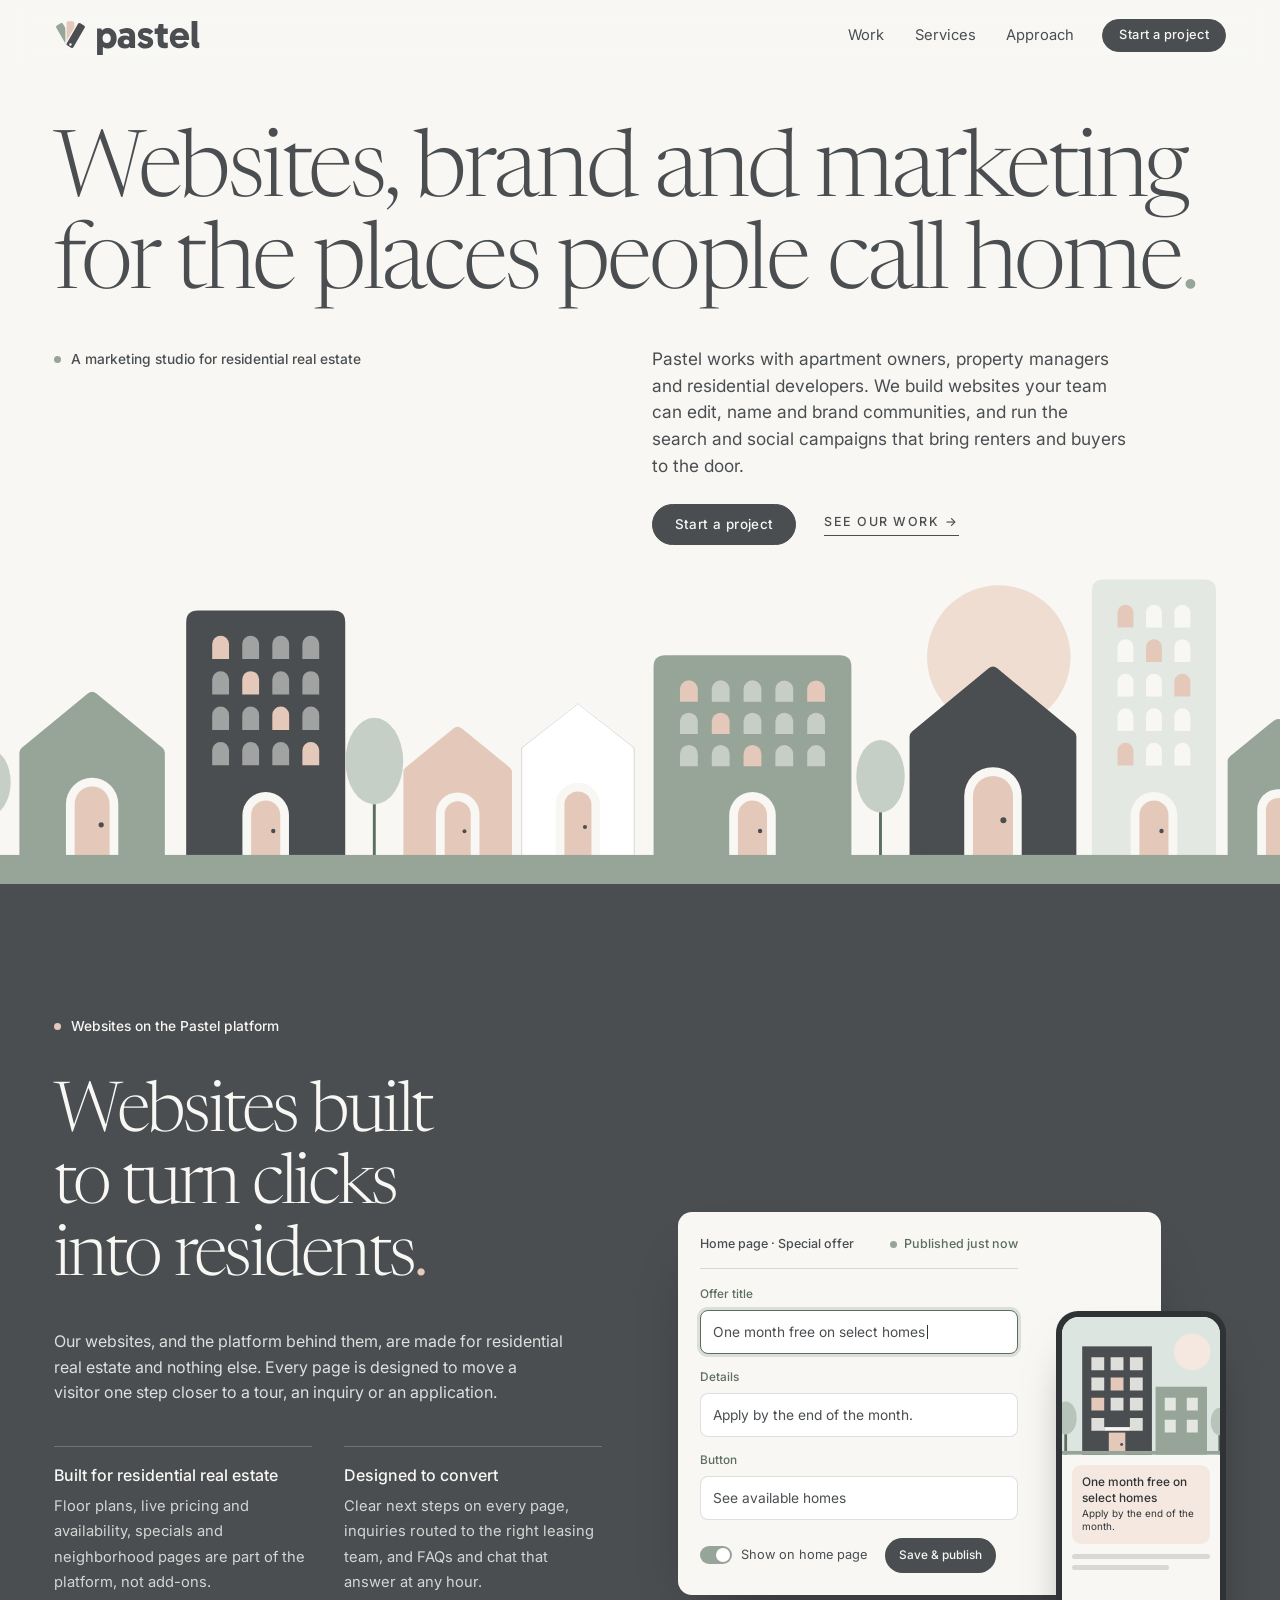
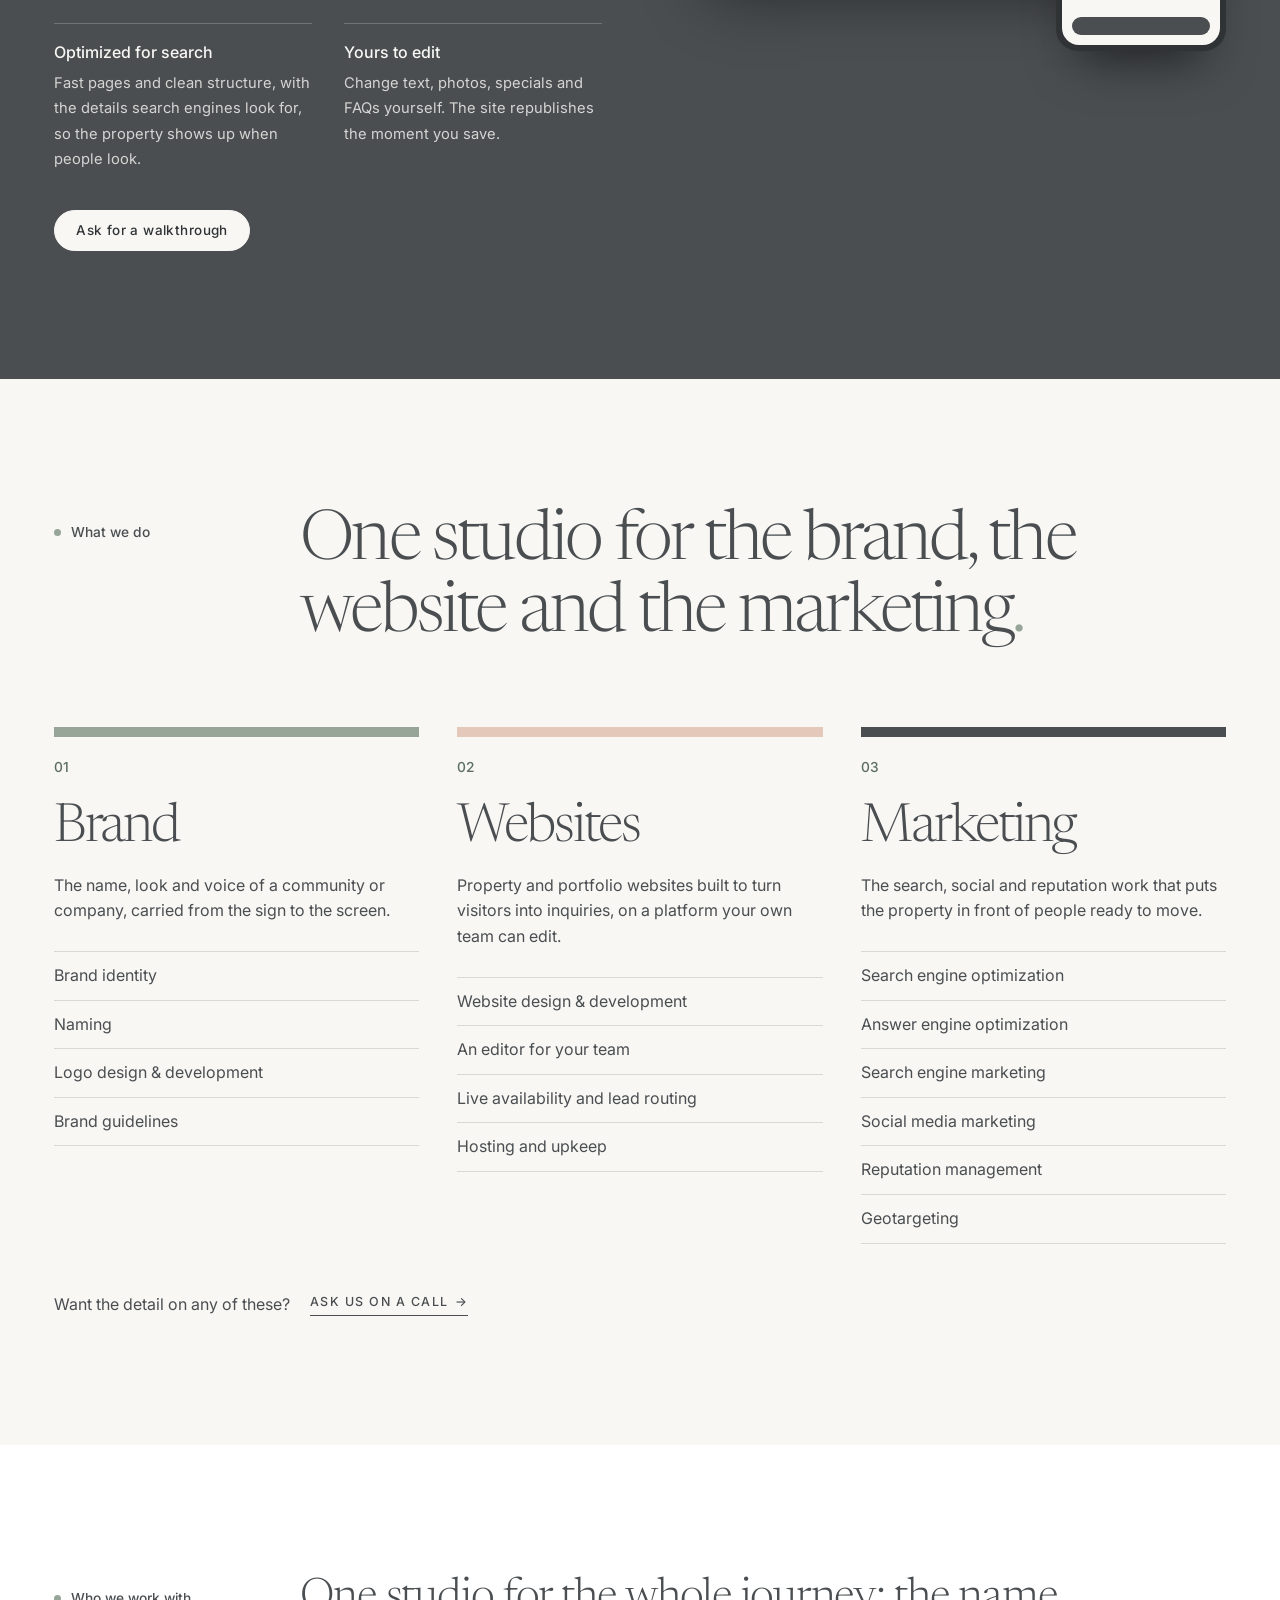
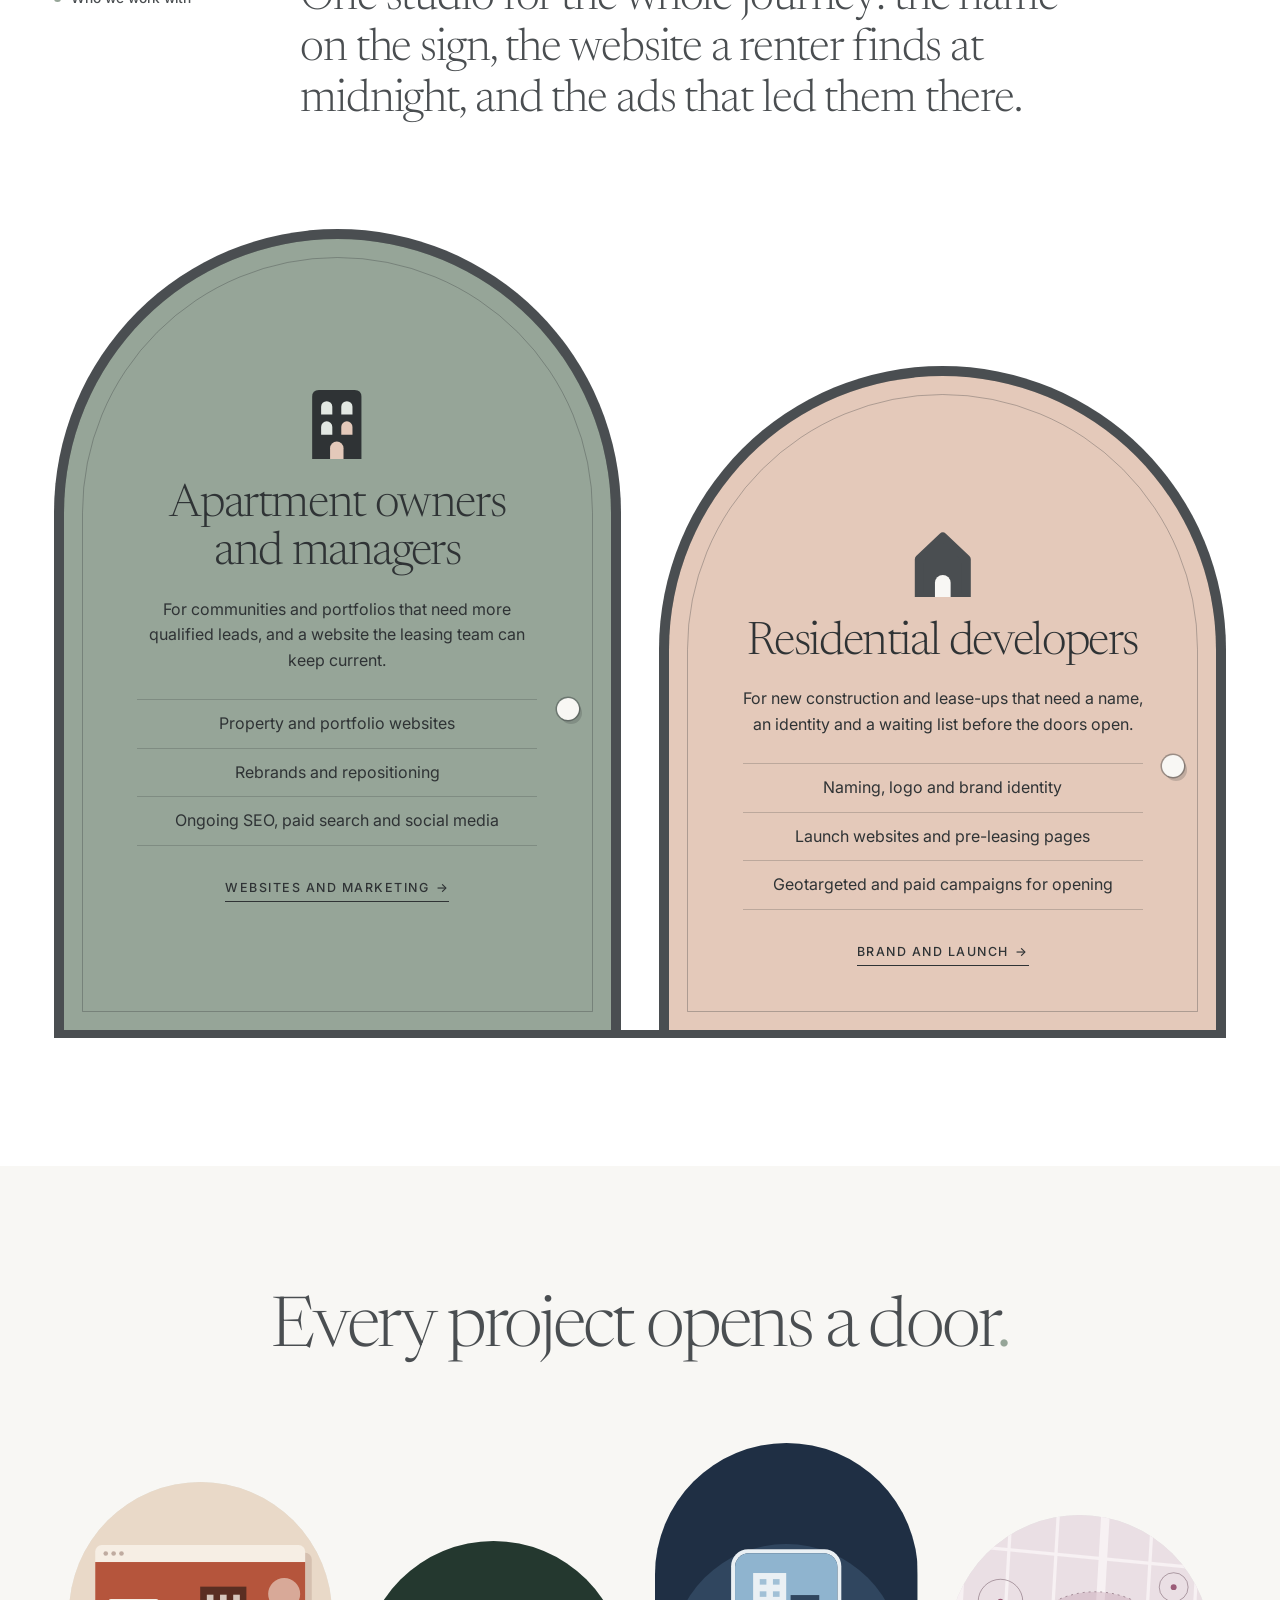
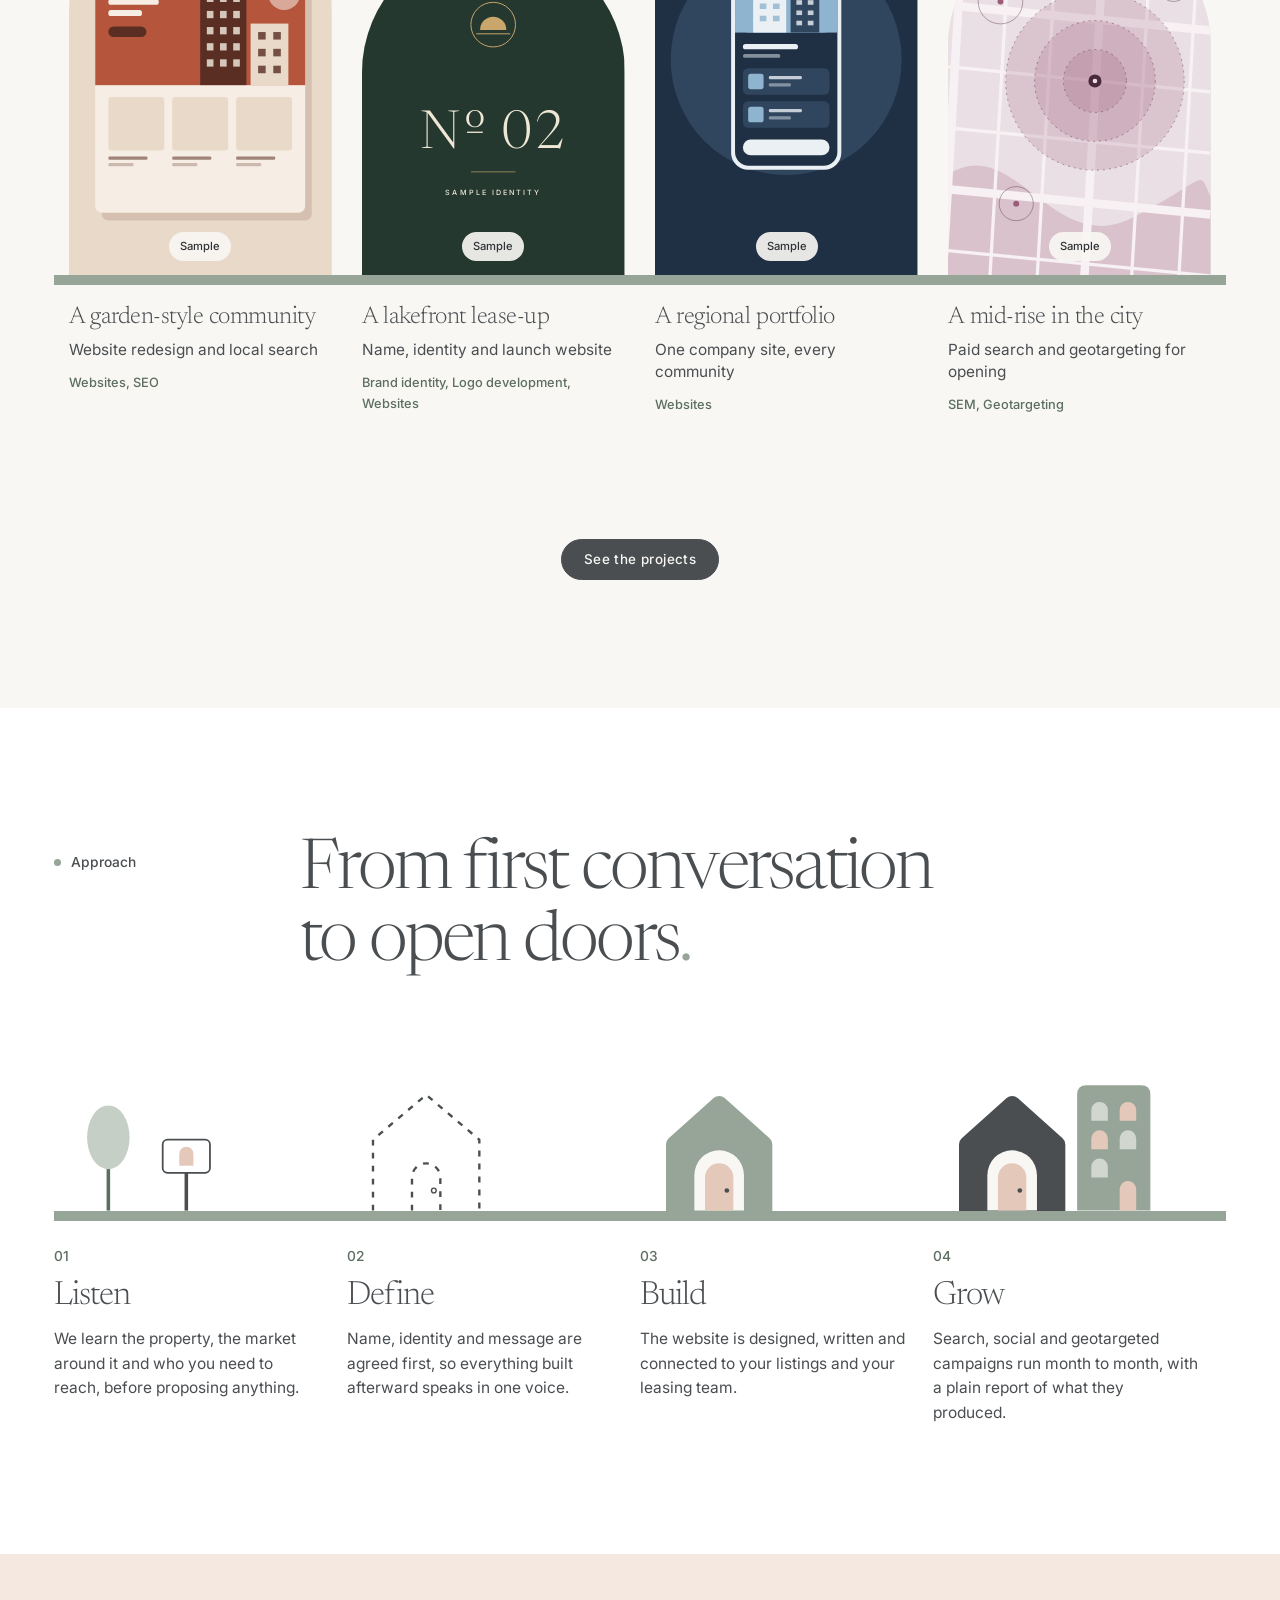
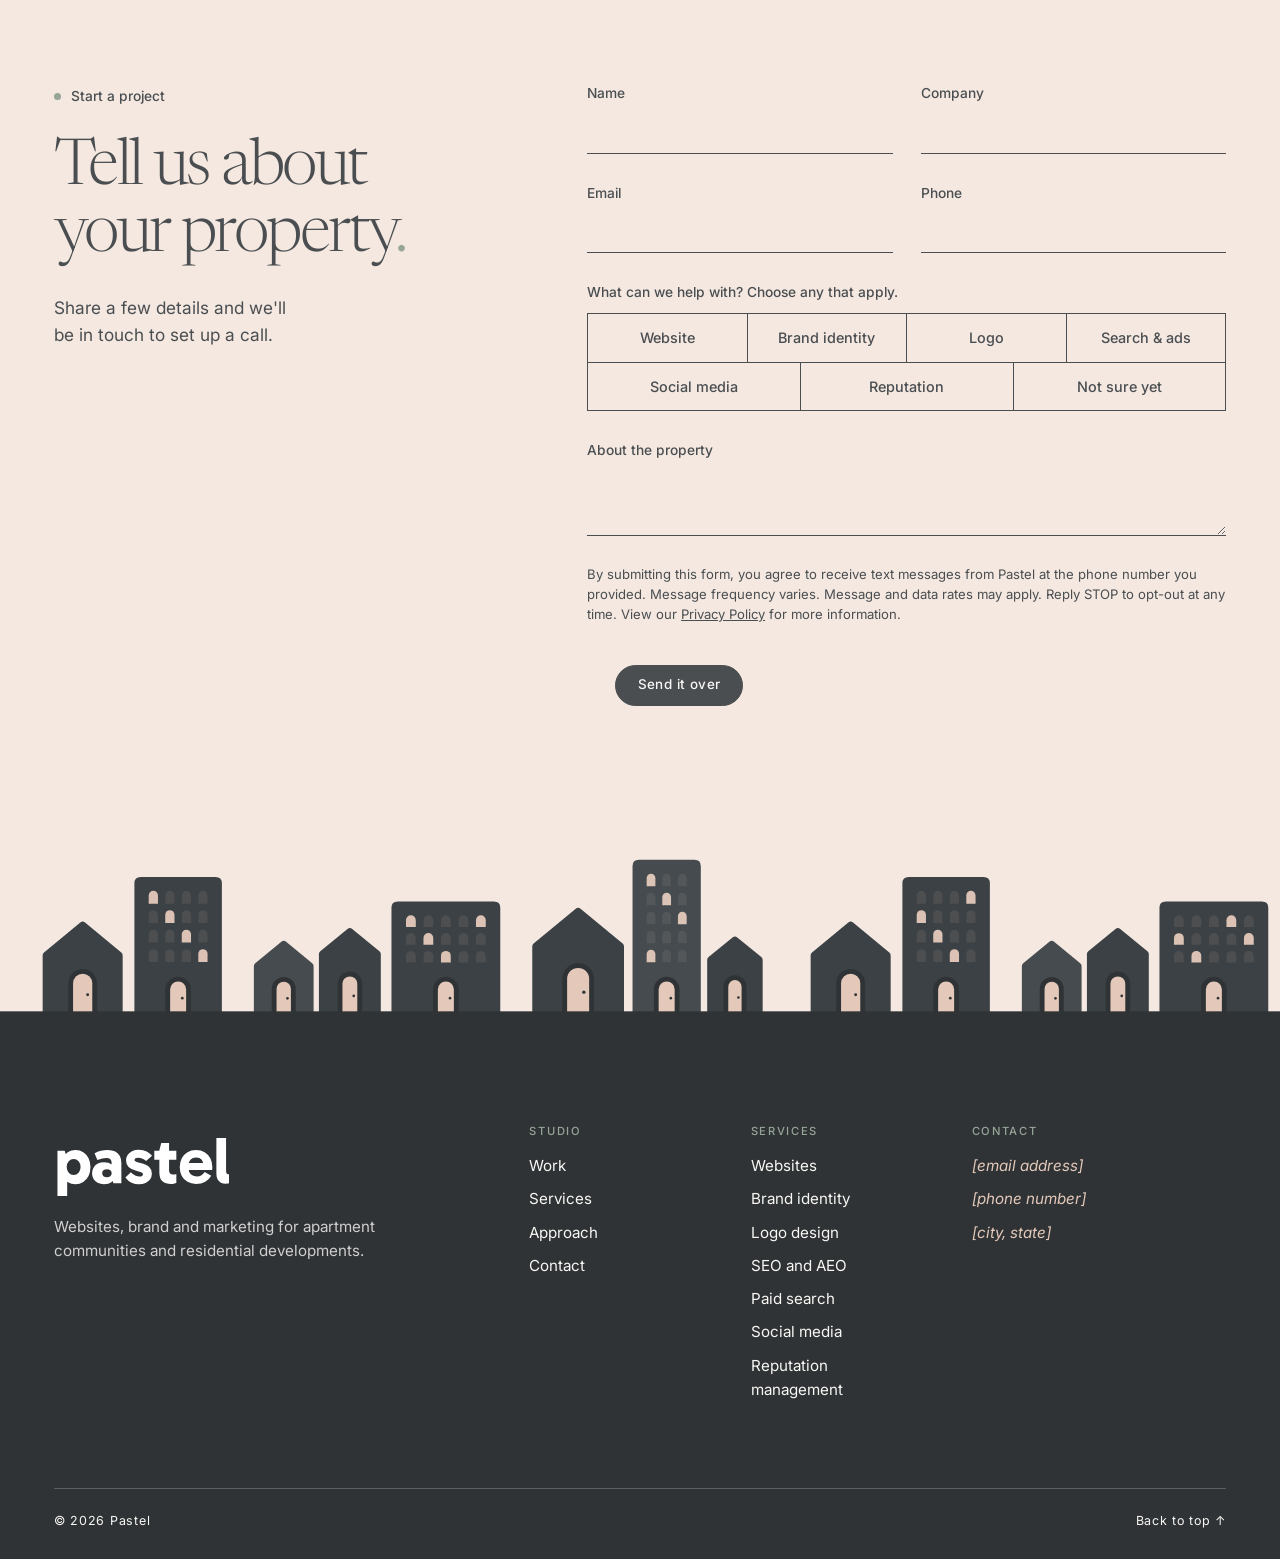
<file: index.html>
<!doctype html>
<html lang="en">
<head>
  <meta charset="utf-8">
  <meta name="robots" content="noindex, nofollow">
  <meta name="viewport" content="width=device-width, initial-scale=1">
  <title>Pastel | Websites, brand and marketing for residential real estate</title>
  <meta name="description" content="Pastel is a marketing studio for apartment communities and residential developments: websites your team can edit, brand identity and logo design, and search, social and reputation marketing.">
  <link rel="icon" href="img/favicon.svg?v=2" type="image/svg+xml">
  <link rel="icon" href="img/favicon-32.png?v=2" sizes="32x32">
  <link rel="apple-touch-icon" href="img/icon-180.png?v=2">
  <link rel="preconnect" href="https://fonts.googleapis.com">
  <link rel="preconnect" href="https://fonts.gstatic.com" crossorigin>
  <link href="https://fonts.googleapis.com/css2?family=Inter:wght@300;400;500;600&family=Newsreader:opsz,wght@6..72,300..500&display=swap" rel="stylesheet">
  <link rel="stylesheet" href="css/site.css?v=25">
  <script>document.documentElement.className = "js";</script>
</head>
<body data-footer-on="tint">

<main id="main">

  <!-- Hero: the whole studio in one line, websites named first -->
  <section class="hero">
    <div class="wrap">
      <h1 class="display" data-reveal>Websites, brand and marketing for the places people call home<span class="stop">.</span></h1>
      <div class="hero__row">
        <p class="label hero__mark" data-reveal style="--d:.1s">A marketing studio for residential real estate</p>
        <p class="lede" data-reveal style="--d:.16s">Pastel works with apartment owners, property managers and residential developers. We build websites your team can edit, name and brand communities, and run the search and social campaigns that bring renters and buyers to the door.</p>
        <div class="hero__cta" data-reveal style="--d:.24s">
          <a class="btn" href="#contact">Start a project</a>
          <a class="link" href="work.html">See our work <span>&rarr;</span></a>
        </div>
      </div>
    </div>
    <div class="street" data-street="day" aria-hidden="true"></div>
  </section>

  <!-- Platform: the website product, straight after the hero (owner asked for it ahead of "What we do") -->
  <div id="platform">
    <section class="section section--dark">
      <div class="wrap platform">
        <div>
          <p class="label" data-reveal>Websites on the Pastel platform</p>
          <h2 data-reveal>Websites built to turn clicks into residents<span class="stop">.</span></h2>
          <p data-reveal>Our websites, and the platform behind them, are made for residential real estate and nothing else. Every page is designed to move a visitor one step closer to a tour, an inquiry or an application.</p>
          <ul class="features">
            <li data-reveal><strong>Built for residential real estate</strong><span>Floor plans, live pricing and availability, specials and neighborhood pages are part of the platform, not add-ons.</span></li>
            <li data-reveal style="--d:.06s"><strong>Designed to convert</strong><span>Clear next steps on every page, inquiries routed to the right leasing team, and FAQs and chat that answer at any hour.</span></li>
            <li data-reveal style="--d:.12s"><strong>Optimized for search</strong><span>Fast pages and clean structure, with the details search engines look for, so the property shows up when people look.</span></li>
            <li data-reveal style="--d:.18s"><strong>Yours to edit</strong><span>Change text, photos, specials and FAQs yourself. The site republishes the moment you save.</span></li>
          </ul>
          <a class="btn btn--light" href="#contact" data-reveal>Ask for a walkthrough</a>
        </div>

        <div class="mock" aria-hidden="true" data-reveal>
          <div class="mock__panel">
            <div class="mock__bar"><span>Home page &middot; Special offer</span><em>Published just now</em></div>
            <div class="mock__field"><label>Offer title</label><div class="mock__input is-active">One month free on select homes</div></div>
            <div class="mock__field"><label>Details</label><div class="mock__input">Apply by the end of the month.</div></div>
            <div class="mock__field"><label>Button</label><div class="mock__input">See available homes</div></div>
            <div class="mock__foot"><span class="mock__toggle"><i></i>Show on home page</span><span class="mock__save">Save &amp; publish</span></div>
          </div>
          <div class="mock__phone"><div class="mock__screen">
            <div class="mock__photo"><svg viewBox="0 0 200 150" preserveAspectRatio="xMidYMax slice">
              <rect width="200" height="150" fill="#DDE5E0"/>
              <circle cx="156" cy="38" r="20" fill="#F4E8E1"/>
              <line x1="18" y1="150" x2="18" y2="120" stroke="#5C6E60" stroke-width="3"/><ellipse cx="18" cy="110" rx="12" ry="18" fill="#B7C4B9"/>
              <rect x="36" y="32" width="76" height="118" fill="#4A4E51"/>
              <path d="M46,44h14v14h-14z M67,44h14v14h-14z M88,44h14v14h-14z M46,66h14v14h-14z M88,66h14v14h-14z M67,88h14v14h-14z M88,88h14v14h-14z M46,110h14v14h-14z M88,110h14v14h-14z" fill="#F8F7F4" fill-opacity=".85"/>
              <path d="M67,66h14v14h-14z M46,88h14v14h-14z" fill="#E4C9BA"/>
              <rect x="60" y="120" width="28" height="4" fill="#F8F7F4"/><rect x="65" y="126" width="18" height="24" fill="#E4C9BA"/><circle cx="79" cy="139" r="1.6" fill="#4A4E51"/>
              <rect x="116" y="76" width="56" height="74" fill="#96A598"/>
              <path d="M126,88h12v14h-12z M150,88h12v14h-12z M126,112h12v14h-12z M150,112h12v14h-12z" fill="#F8F7F4" fill-opacity=".8"/>
              <line x1="186" y1="150" x2="186" y2="124" stroke="#5C6E60" stroke-width="3"/><ellipse cx="186" cy="114" rx="10" ry="15" fill="#B7C4B9"/>
              <rect y="146" width="200" height="4" fill="#96A598"/>
            </svg></div>
            <div class="mock__offer"><b>One month free on select homes</b>Apply by the end of the month.</div>
            <div class="mock__lines"><i></i><i></i></div>
            <div class="mock__cta"></div>
          </div></div>
        </div>
      </div>
    </section>
  </div>

  <!-- What we do: three buckets in the order the work is done: brand, then website, then marketing (owner's order) -->
  <section class="section" id="services">
    <div class="wrap">
      <div class="rail-layout">
        <div class="rail" data-reveal><p class="label">What we do</p></div>
        <h2 class="h-xl" data-reveal>One studio for the brand, the website and the marketing<span class="stop">.</span></h2>
      </div>

      <div class="buckets">
        <article class="bucket" data-reveal>
          <p class="bucket__n">01</p>
          <h3>Brand</h3>
          <p>The name, look and voice of a community or company, carried from the sign to the screen.</p>
          <ul>
            <li>Brand identity</li>
            <li>Naming</li>
            <li>Logo design &amp; development</li>
            <li>Brand guidelines</li>
          </ul>
        </article>
        <article class="bucket" data-reveal style="--d:.08s">
          <p class="bucket__n">02</p>
          <h3>Websites</h3>
          <p>Property and portfolio websites built to turn visitors into inquiries, on a platform your own team can edit.</p>
          <ul>
            <li>Website design &amp; development</li>
            <li>An editor for your team</li>
            <li>Live availability and lead routing</li>
            <li>Hosting and upkeep</li>
          </ul>
        </article>
        <article class="bucket" data-reveal style="--d:.16s">
          <p class="bucket__n">03</p>
          <h3>Marketing</h3>
          <p>The search, social and reputation work that puts the property in front of people ready to move.</p>
          <ul>
            <li>Search engine optimization</li>
            <li>Answer engine optimization</li>
            <li>Search engine marketing</li>
            <li>Social media marketing</li>
            <li>Reputation management</li>
            <li>Geotargeting</li>
          </ul>
        </article>
      </div>
      <p class="buckets__more" data-reveal>Want the detail on any of these? <a class="link" href="#contact">Ask us on a call <span>&rarr;</span></a></p>
    </div>
  </section>

  <!-- Who we work with: two real doors -->
  <section class="section section--white">
    <div class="wrap">
      <div class="rail-layout">
        <div class="rail" data-reveal><p class="label">Who we work with</p></div>
        <p class="statement" data-reveal>One studio for the whole journey: the name on the sign, the website a renter finds at midnight, and the ads that led them there.</p>
      </div>

      <div class="doors">
        <a class="door door--sage" href="#platform" data-reveal><span class="door__leaf">
          <svg viewBox="0 0 80 70" aria-hidden="true">
            <path d="M18,70 V14 Q18,8 24,8 H56 Q62,8 62,14 V70 Z" fill="#2F3335"/>
            <path d="M26,30 V23 A5,5 0 0 1 36,23 V30 Z M44,30 V23 A5,5 0 0 1 54,23 V30 Z M26,48 V41 A5,5 0 0 1 36,41 V48 Z" fill="#E3E8E3"/>
            <path d="M44,48 V41 A5,5 0 0 1 54,41 V48 Z" fill="#E4C9BA"/>
            <path d="M34,70 V60 A6,6 0 0 1 46,60 V70 Z" fill="#E4C9BA"/>
          </svg>
          <h3>Apartment owners and managers</h3>
          <p>For communities and portfolios that need more qualified leads, and a website the leasing team can keep current.</p>
          <ul>
            <li>Property and portfolio websites</li>
            <li>Rebrands and repositioning</li>
            <li>Ongoing SEO, paid search and social media</li>
          </ul>
          <span class="link">Websites and marketing <span>&rarr;</span></span>
          <i class="door__knob" aria-hidden="true"></i>
        </span></a>
        <a class="door door--peach" href="#services" data-reveal style="--d:.12s"><span class="door__leaf">
          <svg viewBox="0 0 80 70" aria-hidden="true">
            <path d="M19,70 V36 L40,16 L61,36 V70 Z" fill="#4A4E51" stroke="#4A4E51" stroke-width="8" stroke-linejoin="round"/>
            <path d="M33,70 V57 A7,7 0 0 1 47,57 V70 Z" fill="#F8F7F4"/>
          </svg>
          <h3>Residential developers</h3>
          <p>For new construction and lease-ups that need a name, an identity and a waiting list before the doors open.</p>
          <ul>
            <li>Naming, logo and brand identity</li>
            <li>Launch websites and pre-leasing pages</li>
            <li>Geotargeted and paid campaigns for opening</li>
          </ul>
          <span class="link">Brand and launch <span>&rarr;</span></span>
          <i class="door__knob" aria-hidden="true"></i>
        </span></a>
      </div>
    </div>
  </section>

  <!-- Selected work: four drawn samples for now; the real projects are on work.html -->
  <section class="section" id="work">
    <div class="wrap">
      <h2 class="h-xl work__title" data-reveal>Every project opens a door<span class="stop">.</span></h2>
      <div class="doorstreet" data-work="featured"></div>
      <p class="work__more" data-reveal><a class="btn" href="work.html">See the projects</a></p>
    </div>
  </section>

  <!-- Approach: a home goes up in four steps -->
  <section class="section section--white" id="approach">
    <div class="wrap">
      <div class="rail-layout">
        <div class="rail" data-reveal><p class="label">Approach</p></div>
        <h2 class="h-xl" data-reveal>From first conversation to open doors<span class="stop">.</span></h2>
      </div>

      <div class="path">
        <div class="path__step" data-reveal>
          <svg viewBox="0 0 200 130" preserveAspectRatio="xMinYMax meet" aria-hidden="true">
            <line x1="46" y1="130" x2="46" y2="86" stroke="#5C6E60" stroke-width="3"/>
            <ellipse cx="46" cy="68" rx="18" ry="27" fill="#C5CFC6"/>
            <line x1="112" y1="130" x2="112" y2="96" stroke="#4A4E51" stroke-width="3"/>
            <rect x="92" y="70" width="40" height="28" rx="4" fill="#FFFFFF" stroke="#4A4E51" stroke-width="1.5"/>
            <path d="M106,92 V82 A6,6 0 0 1 118,82 V92 Z" fill="#E4C9BA"/>
          </svg>
          <div class="path__body">
            <span class="path__n">01</span>
            <h3>Listen</h3>
            <p>We learn the property, the market around it and who you need to reach, before proposing anything.</p>
          </div>
        </div>
        <div class="path__step" data-reveal style="--d:.08s">
          <svg viewBox="0 0 200 130" preserveAspectRatio="xMinYMax meet" aria-hidden="true">
            <path d="M22,130 V70 L67,32 L112,70 V130" fill="none" stroke="#4A4E51" stroke-width="2" stroke-dasharray="5 6" stroke-linejoin="round"/>
            <path d="M55,130 V102 A12,12 0 0 1 79,102 V130" fill="none" stroke="#4A4E51" stroke-width="2" stroke-dasharray="5 6"/>
            <circle cx="73.5" cy="113" r="2" fill="none" stroke="#4A4E51" stroke-width="1.2"/>
          </svg>
          <div class="path__body">
            <span class="path__n">02</span>
            <h3>Define</h3>
            <p>Name, identity and message are agreed first, so everything built afterward speaks in one voice.</p>
          </div>
        </div>
        <div class="path__step" data-reveal style="--d:.16s">
          <svg viewBox="0 0 200 130" preserveAspectRatio="xMinYMax meet" aria-hidden="true">
            <path d="M29,130 V74 L67,40 L105,74 V130 Z" fill="#96A598" stroke="#96A598" stroke-width="14" stroke-linejoin="round"/>
            <path d="M46,130 V100 A21,21 0 0 1 88,100 V130 Z" fill="#F8F7F4"/>
            <path d="M55,130 V102 A12,12 0 0 1 79,102 V130 Z" fill="#E4C9BA"/>
            <circle cx="73.5" cy="113" r="2" fill="#4A4E51"/>
          </svg>
          <div class="path__body">
            <span class="path__n">03</span>
            <h3>Build</h3>
            <p>The website is designed, written and connected to your listings and your leasing team.</p>
          </div>
        </div>
        <div class="path__step" data-reveal style="--d:.24s">
          <svg viewBox="0 0 200 130" preserveAspectRatio="xMinYMax meet" aria-hidden="true">
            <path d="M29,130 V74 L67,40 L105,74 V130 Z" fill="#4A4E51" stroke="#4A4E51" stroke-width="14" stroke-linejoin="round"/>
            <path d="M46,130 V100 A21,21 0 0 1 88,100 V130 Z" fill="#F8F7F4"/>
            <path d="M55,130 V102 A12,12 0 0 1 79,102 V130 Z" fill="#E4C9BA"/>
            <circle cx="73.5" cy="113" r="2" fill="#4A4E51"/>
            <path d="M122,130 V32 Q122,24 130,24 H176 Q184,24 184,32 V130 Z" fill="#96A598"/>
            <path d="M134,54 V45 A7,7 0 0 1 148,45 V54 Z M158,78 V69 A7,7 0 0 1 172,69 V78 Z M134,102 V93 A7,7 0 0 1 148,93 V102 Z" fill="#F8F7F4" fill-opacity=".6"/>
            <path d="M158,54 V45 A7,7 0 0 1 172,45 V54 Z M134,78 V69 A7,7 0 0 1 148,69 V78 Z" fill="#E4C9BA"/>
            <path d="M158,130 V112 A7,7 0 0 1 172,112 V130 Z" fill="#E4C9BA"/>
          </svg>
          <div class="path__body">
            <span class="path__n">04</span>
            <h3>Grow</h3>
            <p>Search, social and geotargeted campaigns run month to month, with a plain report of what they produced.</p>
          </div>
        </div>
      </div>
    </div>
  </section>

  <!-- Contact: the invitation on the left, one plain form on the right. The
       spam check and the text message wording are the same ones used on the
       sites we build. -->
  <section class="section section--tint" id="contact">
    <div class="wrap">
      <div class="contact">
        <div class="contact__intro">
          <p class="label" data-reveal>Start a project</p>
          <h2 data-reveal>Tell us about your property<span class="stop">.</span></h2>
          <p class="lede" data-reveal style="--d:.1s">Share a few details and we'll be in touch to set up a call.</p>
        </div>

        <div>
          <form class="form" data-form data-reveal novalidate>
            <div class="field"><label for="f-name">Name</label><input id="f-name" name="name" autocomplete="name" required></div>
            <div class="field"><label for="f-company">Company</label><input id="f-company" name="company" autocomplete="organization"></div>
            <div class="field"><label for="f-email">Email</label><input id="f-email" name="email" type="email" autocomplete="email" required></div>
            <div class="field"><label for="f-phone">Phone</label><input id="f-phone" name="phone" type="tel" autocomplete="tel"></div>
            <fieldset class="field field--full">
              <legend>What can we help with? Choose any that apply.</legend>
              <div class="picks">
                <label class="pick"><input type="checkbox" name="need" value="website"><span>Website</span></label>
                <label class="pick"><input type="checkbox" name="need" value="brand"><span>Brand identity</span></label>
                <label class="pick"><input type="checkbox" name="need" value="logo"><span>Logo</span></label>
                <label class="pick"><input type="checkbox" name="need" value="search"><span>Search &amp; ads</span></label>
                <label class="pick"><input type="checkbox" name="need" value="social"><span>Social media</span></label>
                <label class="pick"><input type="checkbox" name="need" value="reputation"><span>Reputation</span></label>
                <label class="pick"><input type="checkbox" name="need" value="unsure"><span>Not sure yet</span></label>
              </div>
            </fieldset>
            <div class="field field--full"><label for="f-msg">About the property</label><textarea id="f-msg" name="message" rows="2"></textarea></div>

            <p class="sms-disclosure">By submitting this form, you agree to receive text messages from Pastel at the phone number you provided. Message frequency varies. Message and data rates may apply. Reply STOP to opt-out at any time. View our <a href="#privacy-policy">Privacy Policy</a> for more information.</p>

            <div class="form__foot">
              <!-- Cloudflare Turnstile. This is Cloudflare's public test key (always passes); the live site gets its own key and the server checks every answer. -->
              <div class="cf-turnstile" data-sitekey="1x00000000000000000000AA" data-theme="light"></div>
              <button class="btn" type="submit">Send it over</button>
            </div>
            <p class="form__status" role="status" hidden></p>
          </form>
        </div>
      </div>
    </div>
  </section>

</main>

<script src="https://challenges.cloudflare.com/turnstile/v0/api.js" async defer></script>
<script src="js/work.js?v=25"></script>
<script src="js/site.js?v=25"></script>
</body>
</html>
</file>
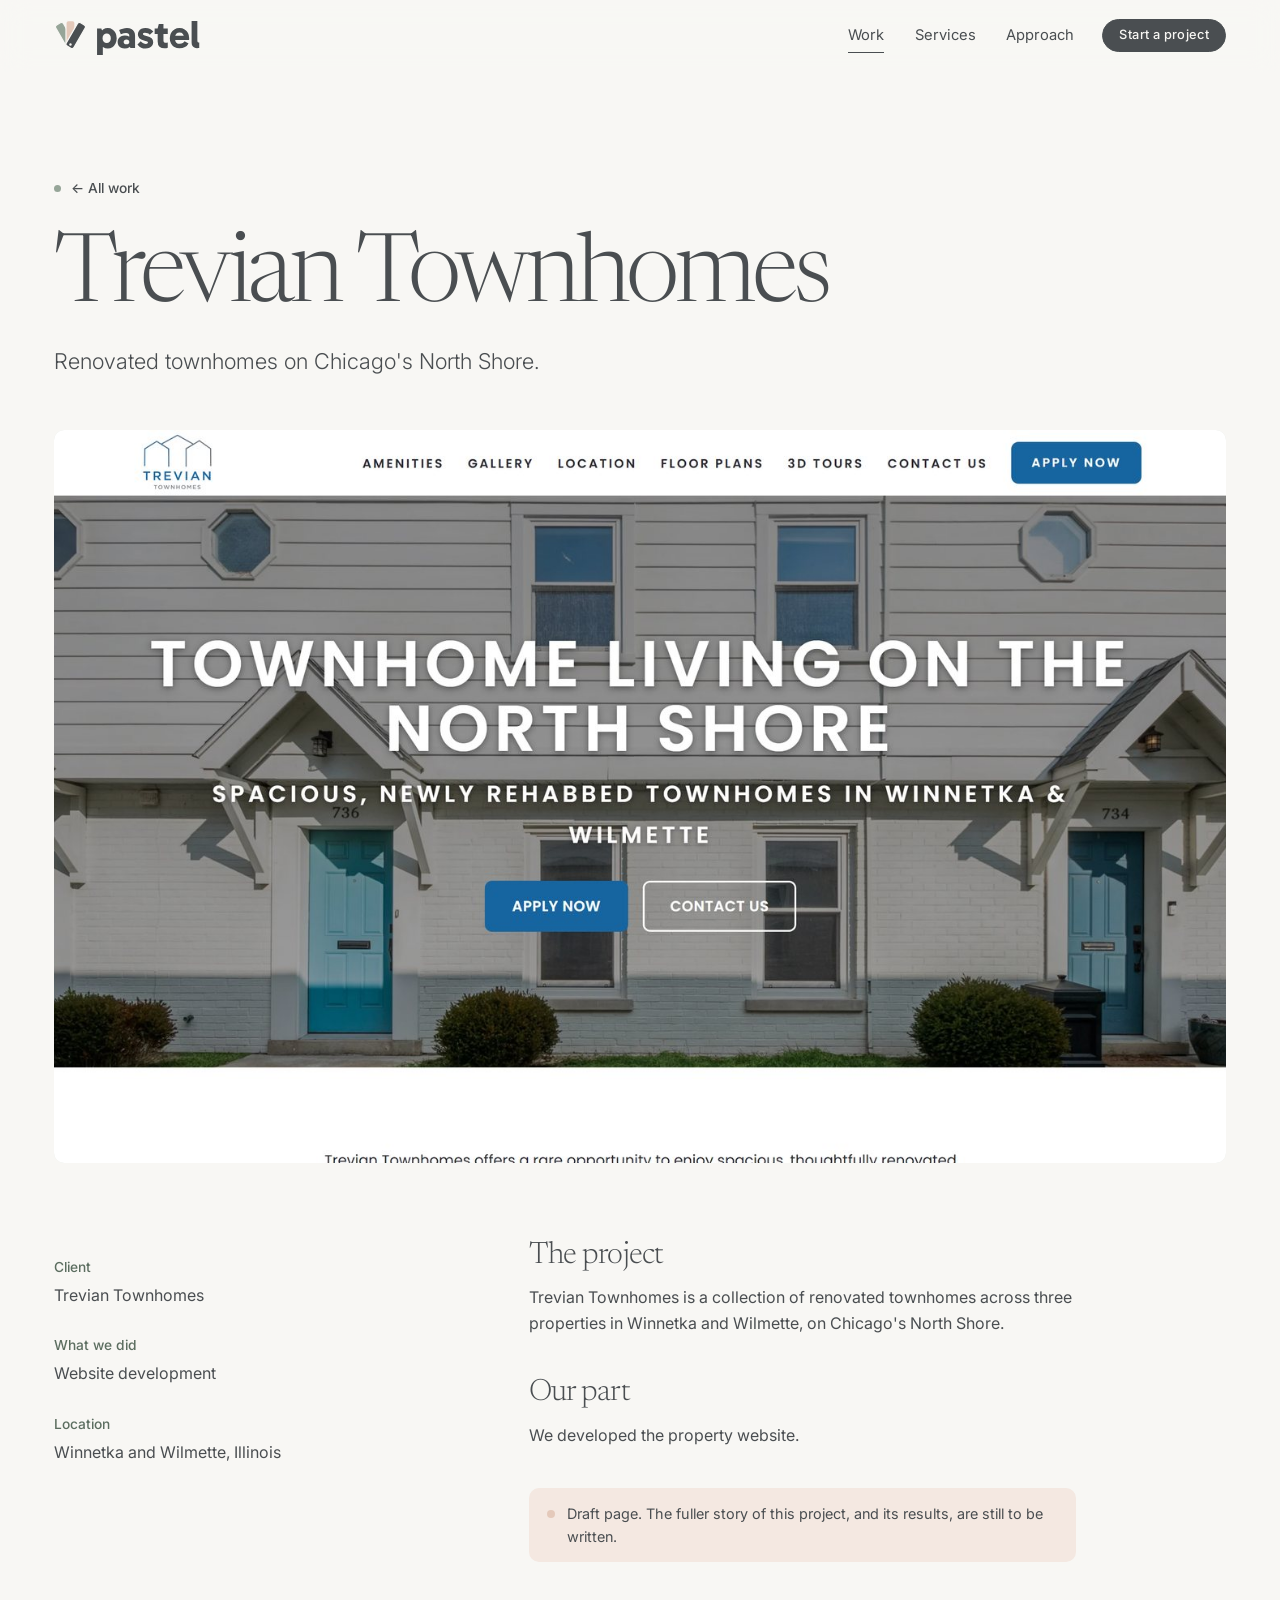
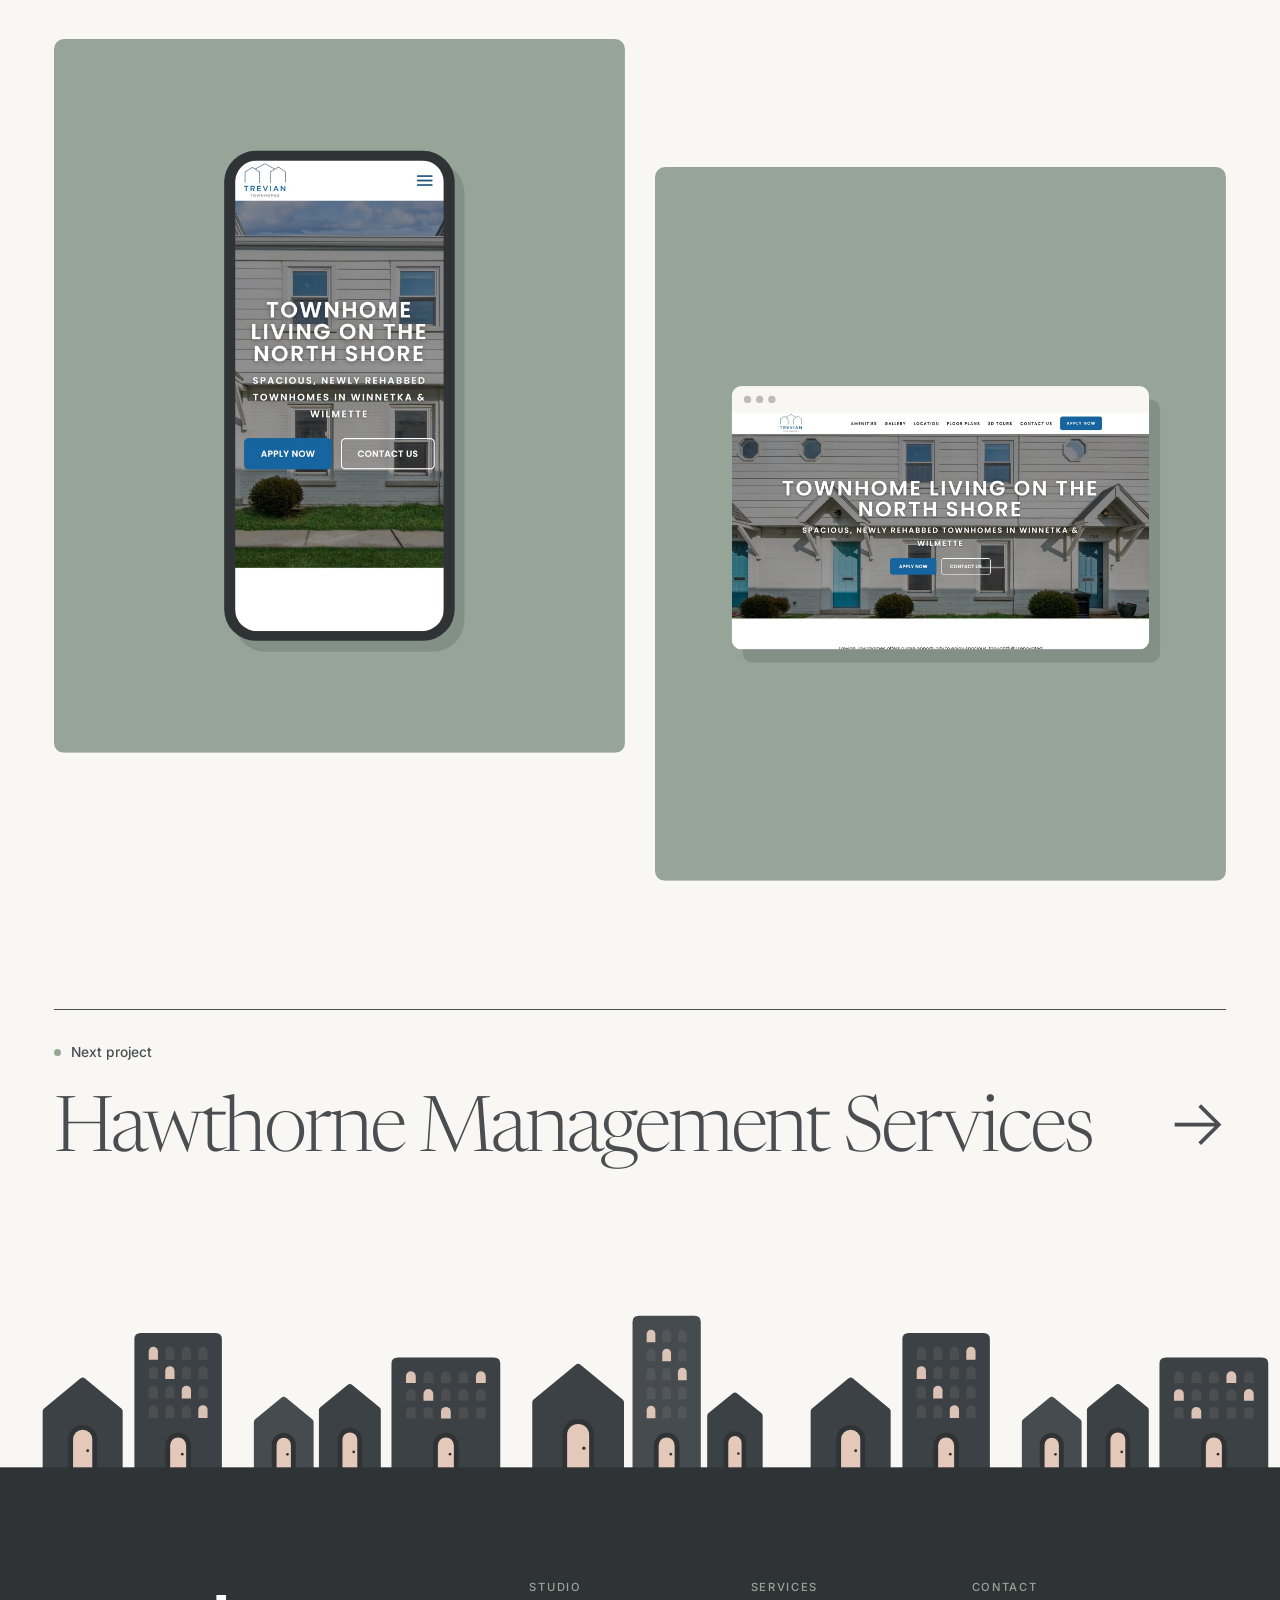
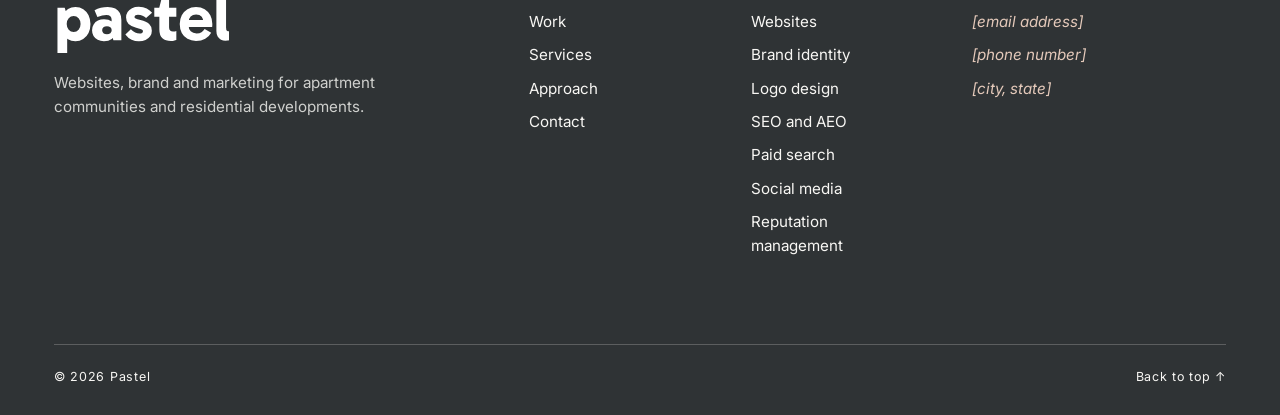
<file: project.html>
<!doctype html>
<html lang="en">
<head>
  <meta charset="utf-8">
  <meta name="robots" content="noindex, nofollow">
  <meta name="viewport" content="width=device-width, initial-scale=1">
  <title>Project | Pastel</title>
  <link rel="icon" href="img/favicon.svg?v=2" type="image/svg+xml">
  <link rel="icon" href="img/favicon-32.png?v=2" sizes="32x32">
  <link rel="apple-touch-icon" href="img/icon-180.png?v=2">
  <link rel="preconnect" href="https://fonts.googleapis.com">
  <link rel="preconnect" href="https://fonts.gstatic.com" crossorigin>
  <link href="https://fonts.googleapis.com/css2?family=Inter:wght@300;400;500;600&family=Newsreader:opsz,wght@6..72,300..500&display=swap" rel="stylesheet">
  <link rel="stylesheet" href="css/site.css?v=25">
  <script>document.documentElement.className = "js";</script>
</head>
<body data-footer-on="paper">

<!-- Project page. Everything specific to a project (name, scope, place,
     wording, screenshots) is filled in from js/work.js using the ?p= address. -->
<main id="main" data-case>

  <section class="page-head case-head" style="padding-bottom:0">
    <div class="wrap">
      <p class="label" data-reveal><a href="work.html" style="text-decoration:none">&larr; All work</a></p>
      <h1 data-case-title data-reveal style="--d:.06s">Project</h1>
      <p class="case-tag" data-case-tag data-reveal style="--d:.12s"></p>
      <figure class="case-hero" data-case-hero data-reveal style="--d:.18s"></figure>
    </div>
  </section>

  <section>
    <div class="wrap case-body">
      <dl class="case-meta" data-reveal>
        <div><dt>Client</dt><dd data-case-client></dd></div>
        <div><dt>What we did</dt><dd data-case-scope></dd></div>
        <div><dt>Location</dt><dd data-case-place></dd></div>
      </dl>
      <div class="case-text" data-reveal style="--d:.08s">
        <h2>The project</h2>
        <p data-case-about></p>
        <h2>Our part</h2>
        <p data-case-did></p>
        <p class="note">Draft page. The fuller story of this project, and its results, are still to be written.</p>
      </div>
    </div>
  </section>

  <section>
    <div class="wrap">
      <div class="case-gallery">
        <figure class="g-half" data-case-g1 data-reveal></figure>
        <figure class="g-half g-offset" data-case-g2 data-reveal style="--d:.1s"></figure>
      </div>
    </div>
  </section>

  <section class="section">
    <div class="wrap">
      <a class="next" href="work.html" data-case-next data-reveal>
        <div><p class="label">Next project</p><h2>Next</h2></div>
        <span aria-hidden="true">&rarr;</span>
      </a>
    </div>
  </section>

</main>

<script src="js/work.js?v=25"></script>
<script src="js/site.js?v=25"></script>
</body>
</html>
</file>
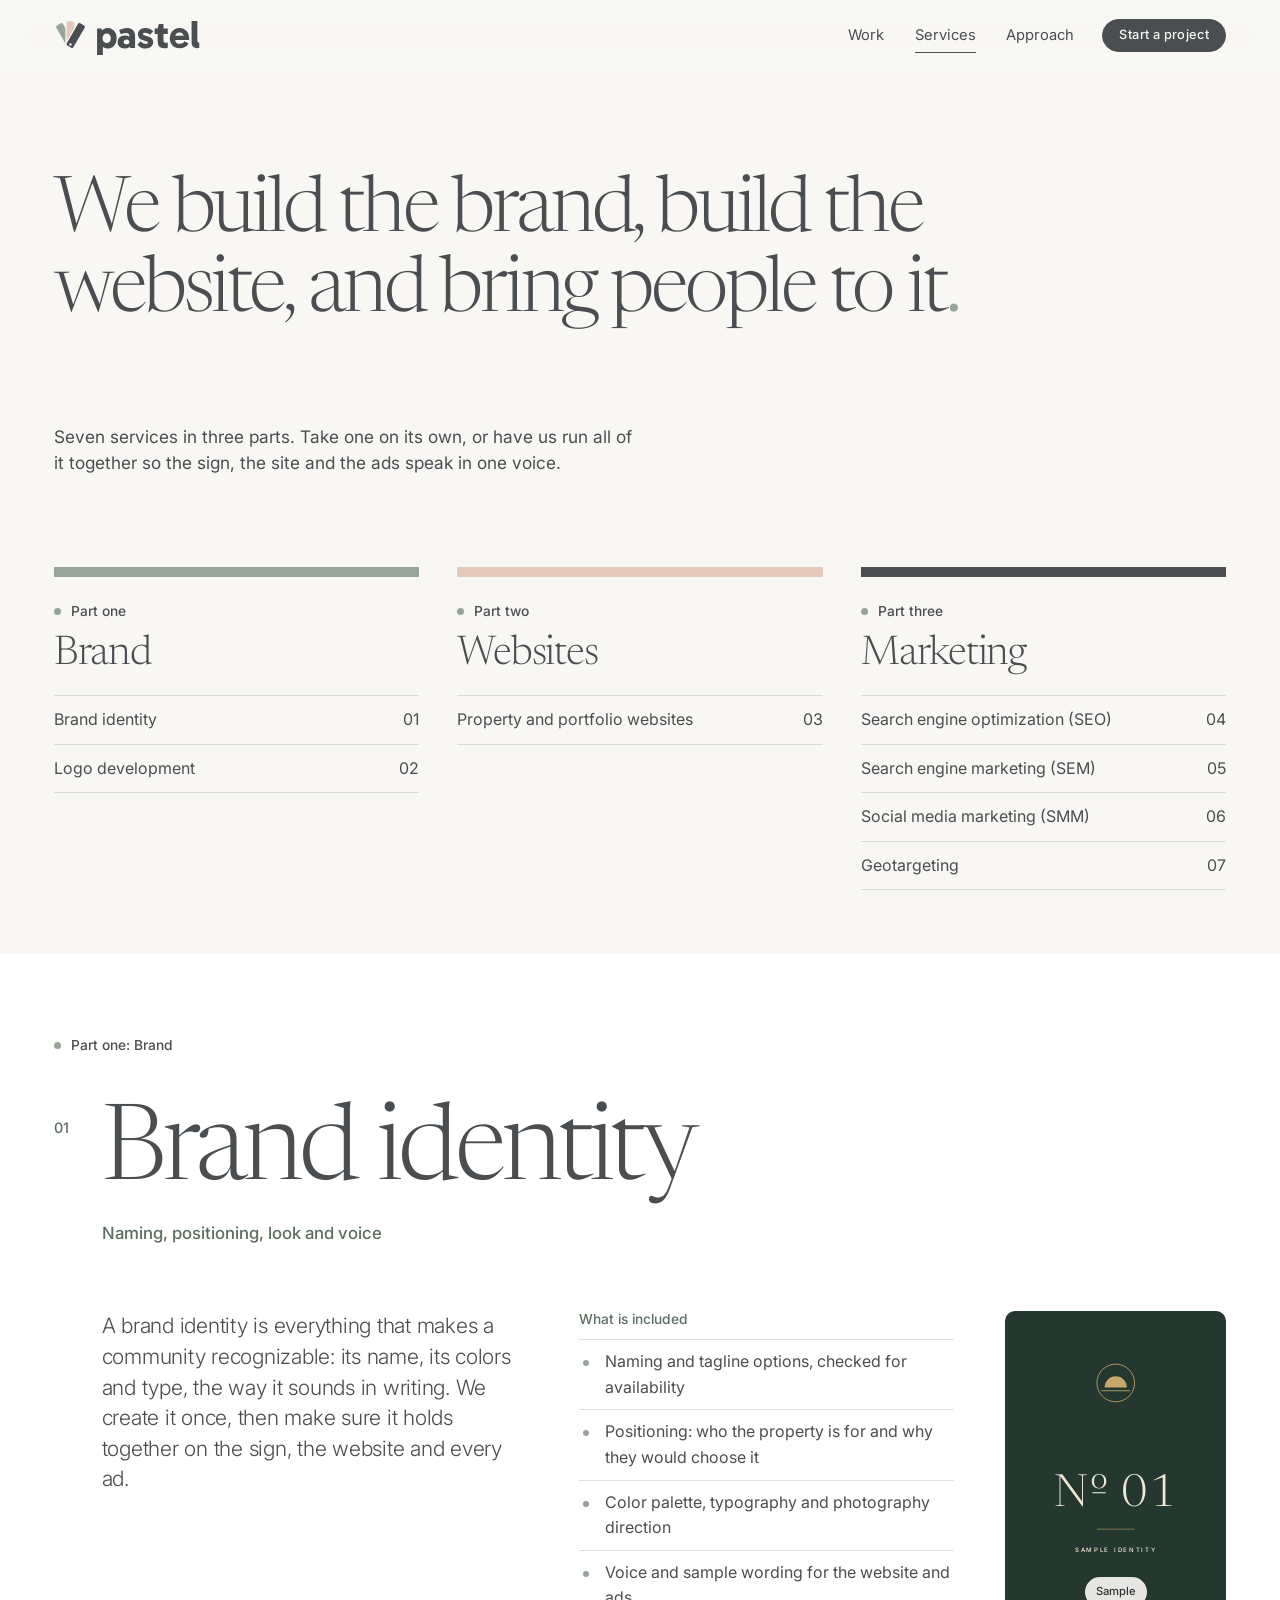
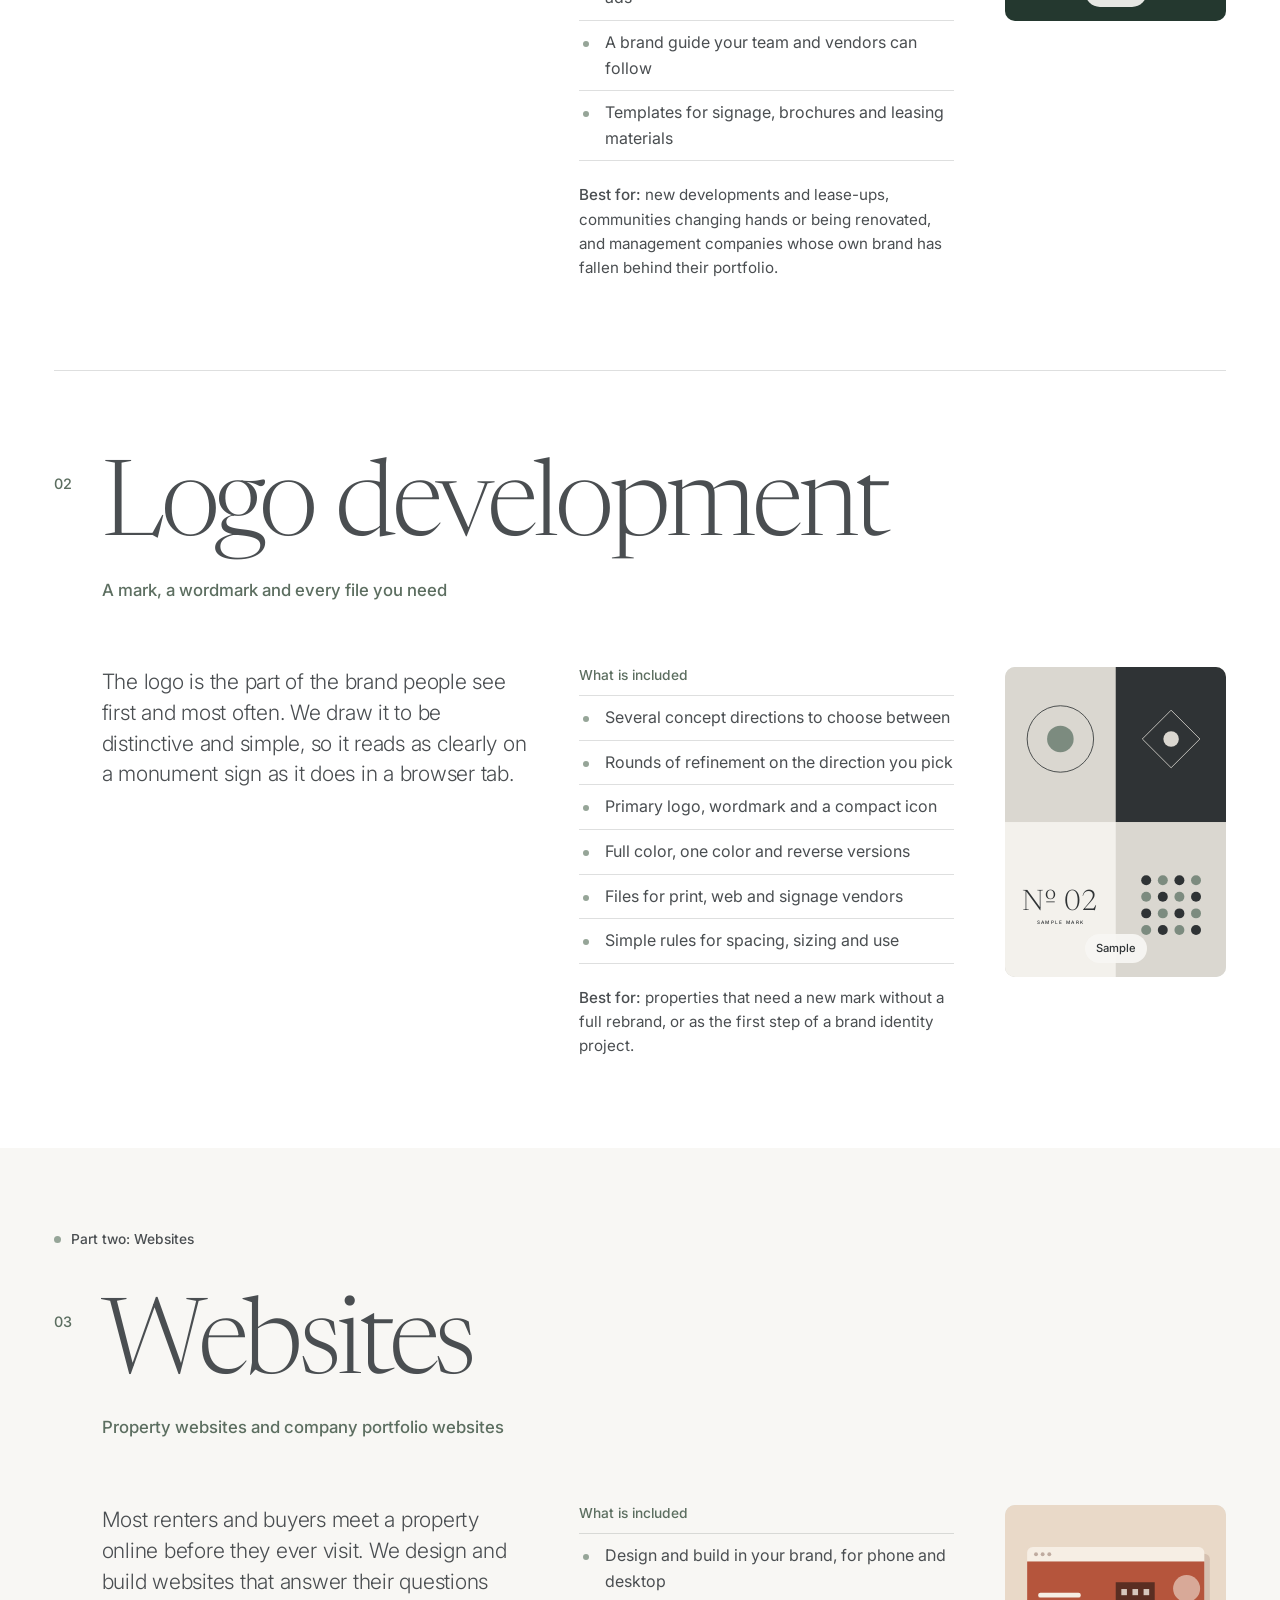
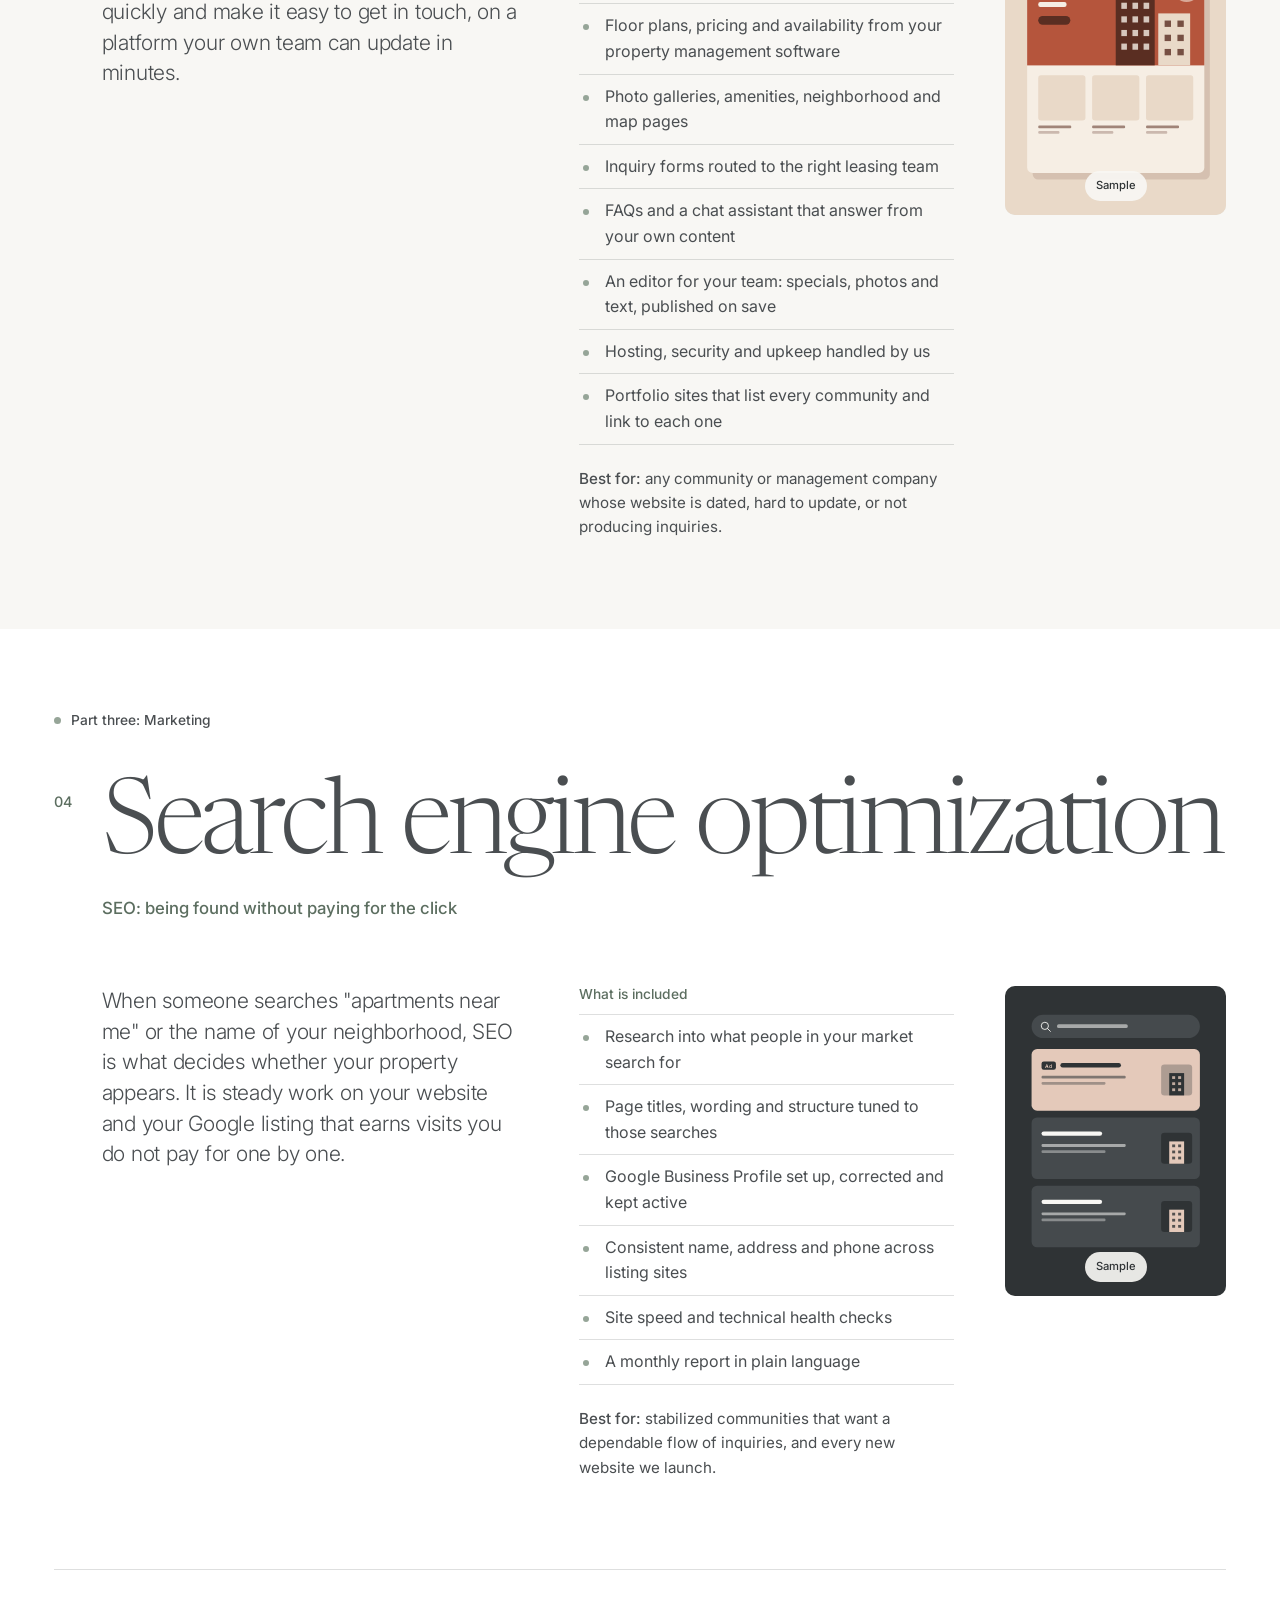
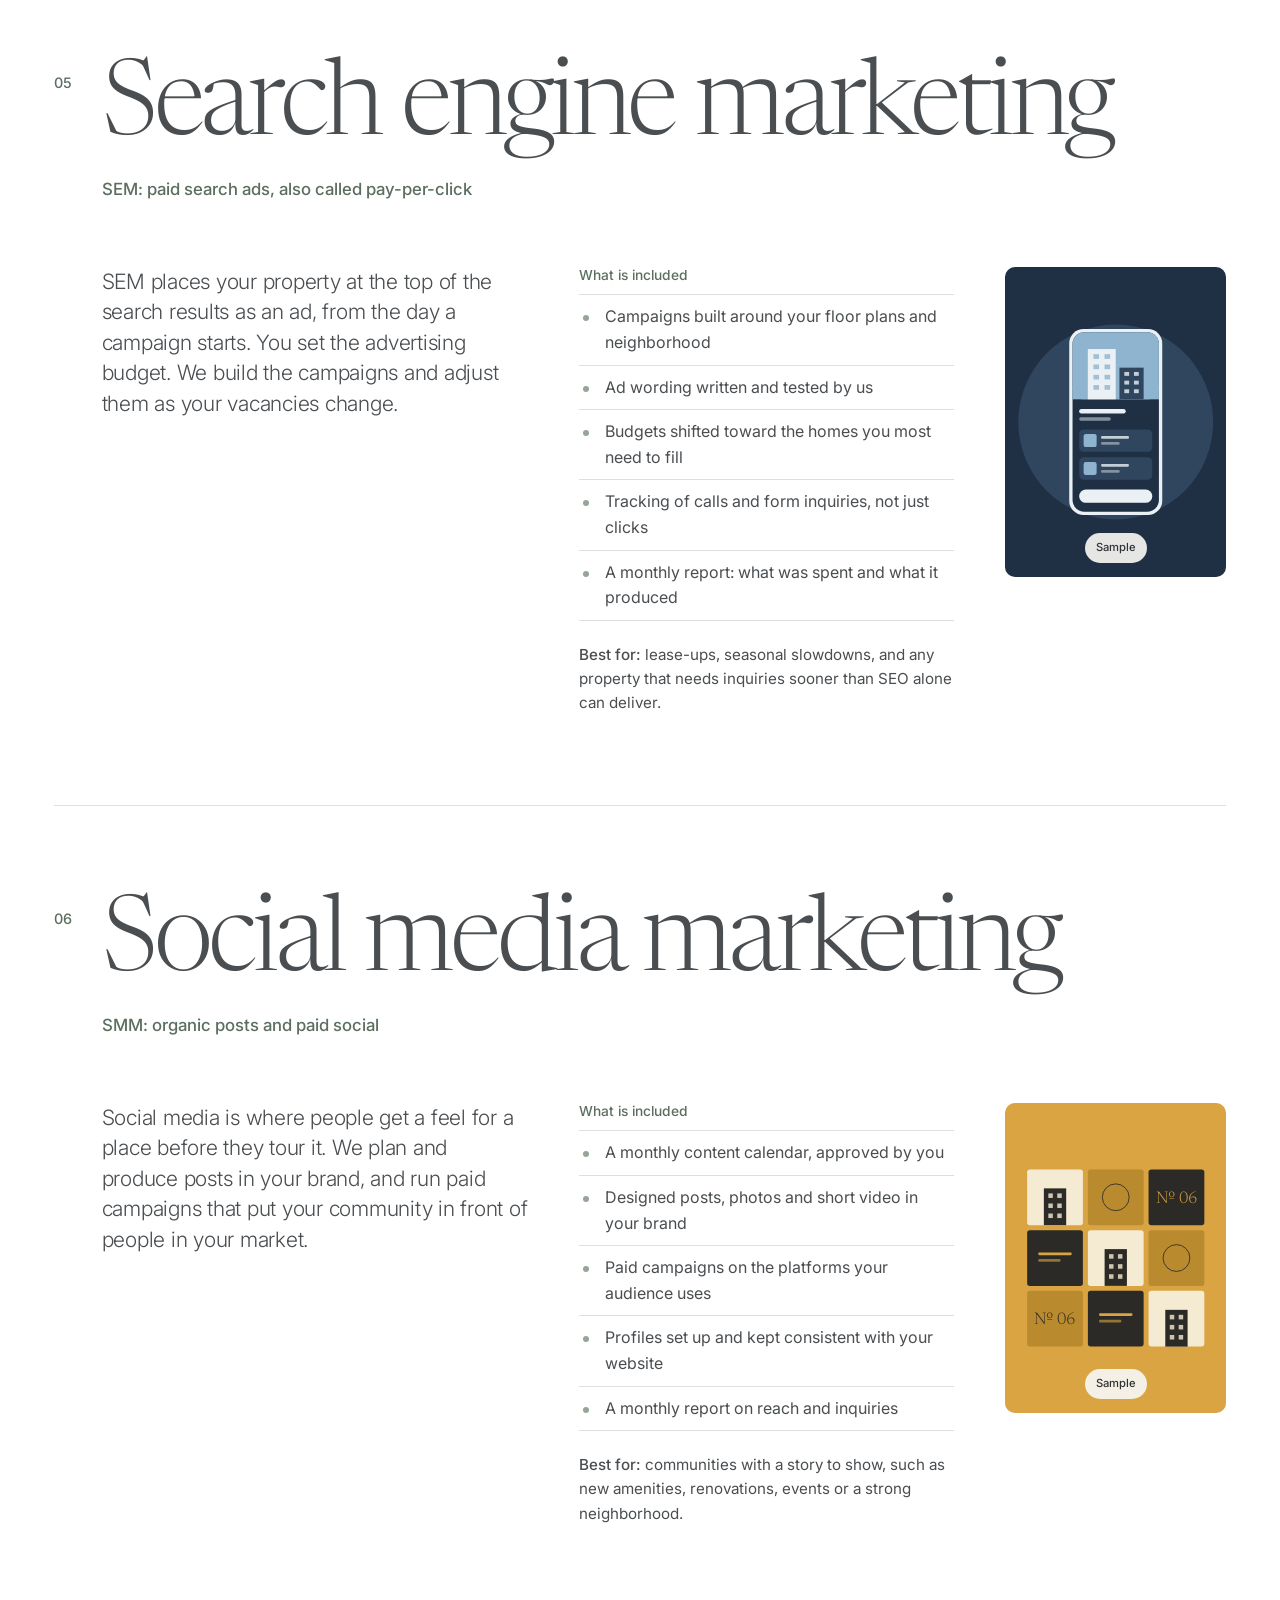
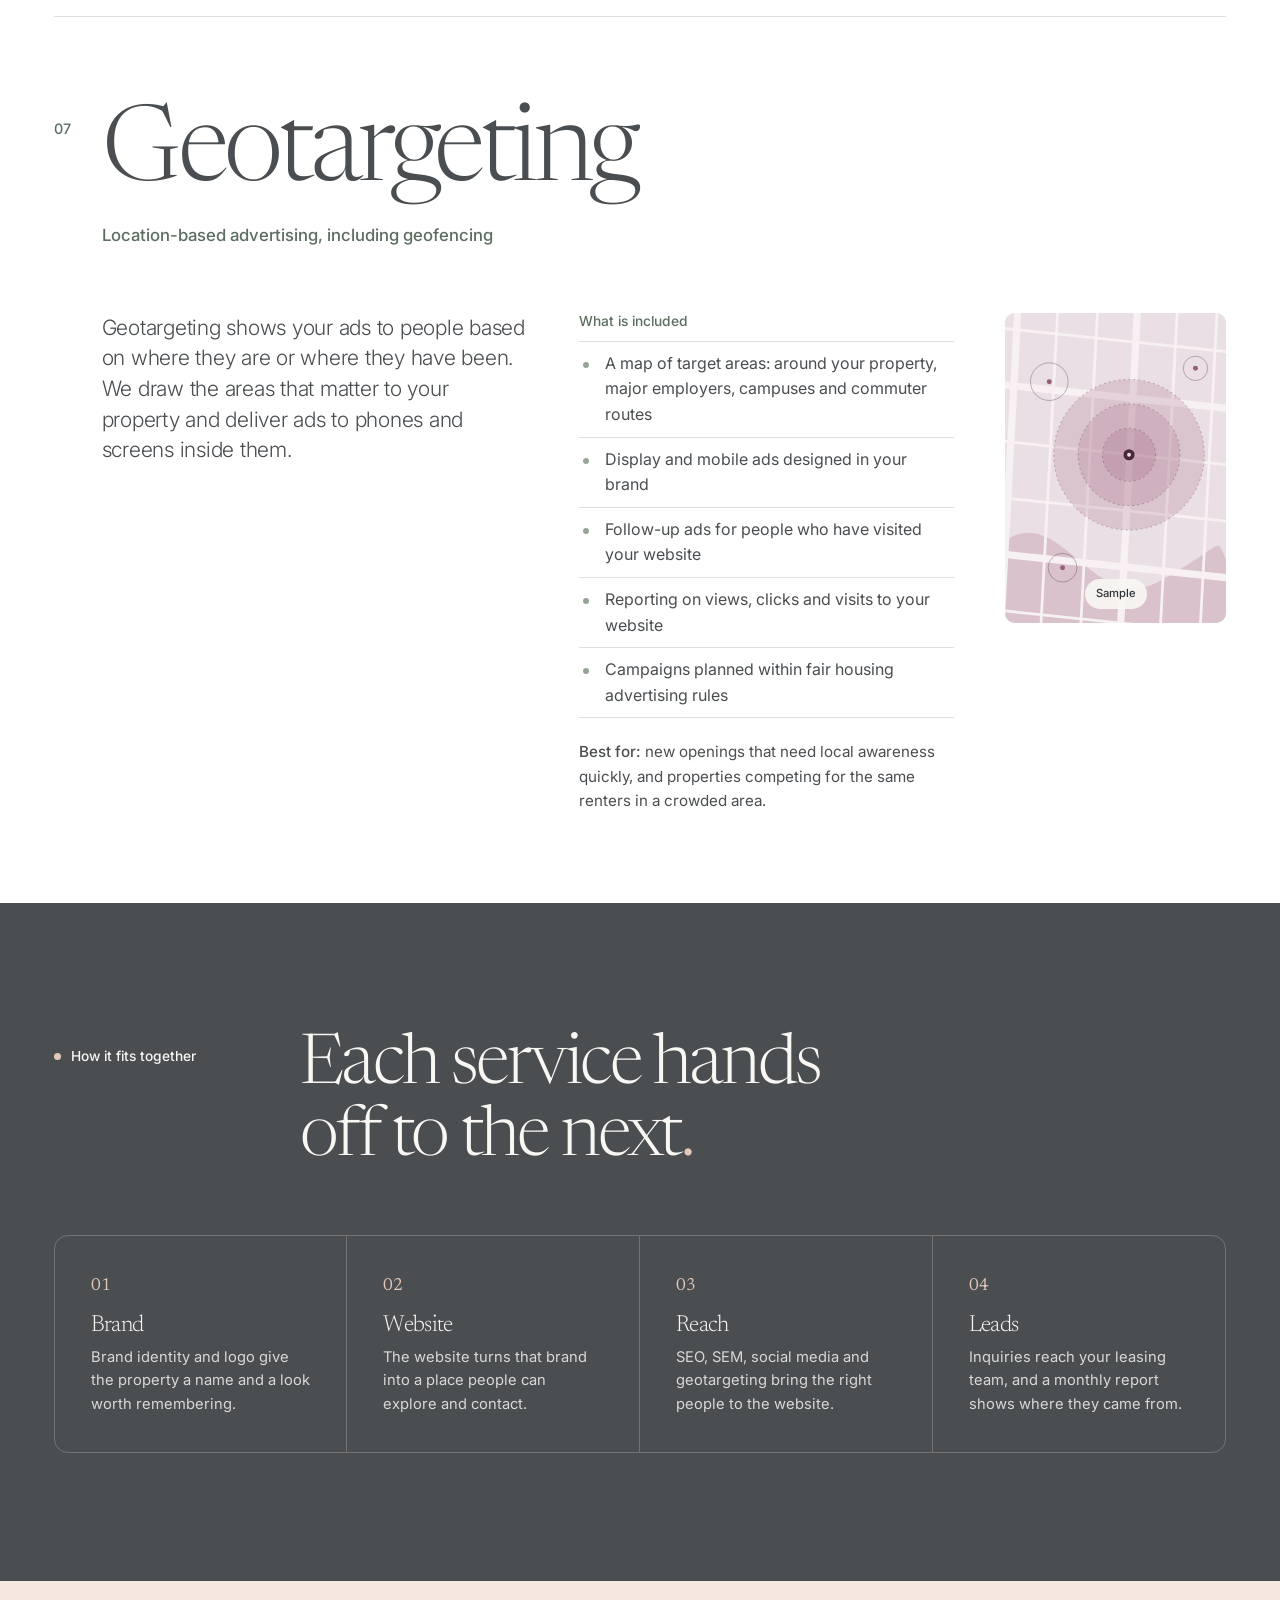
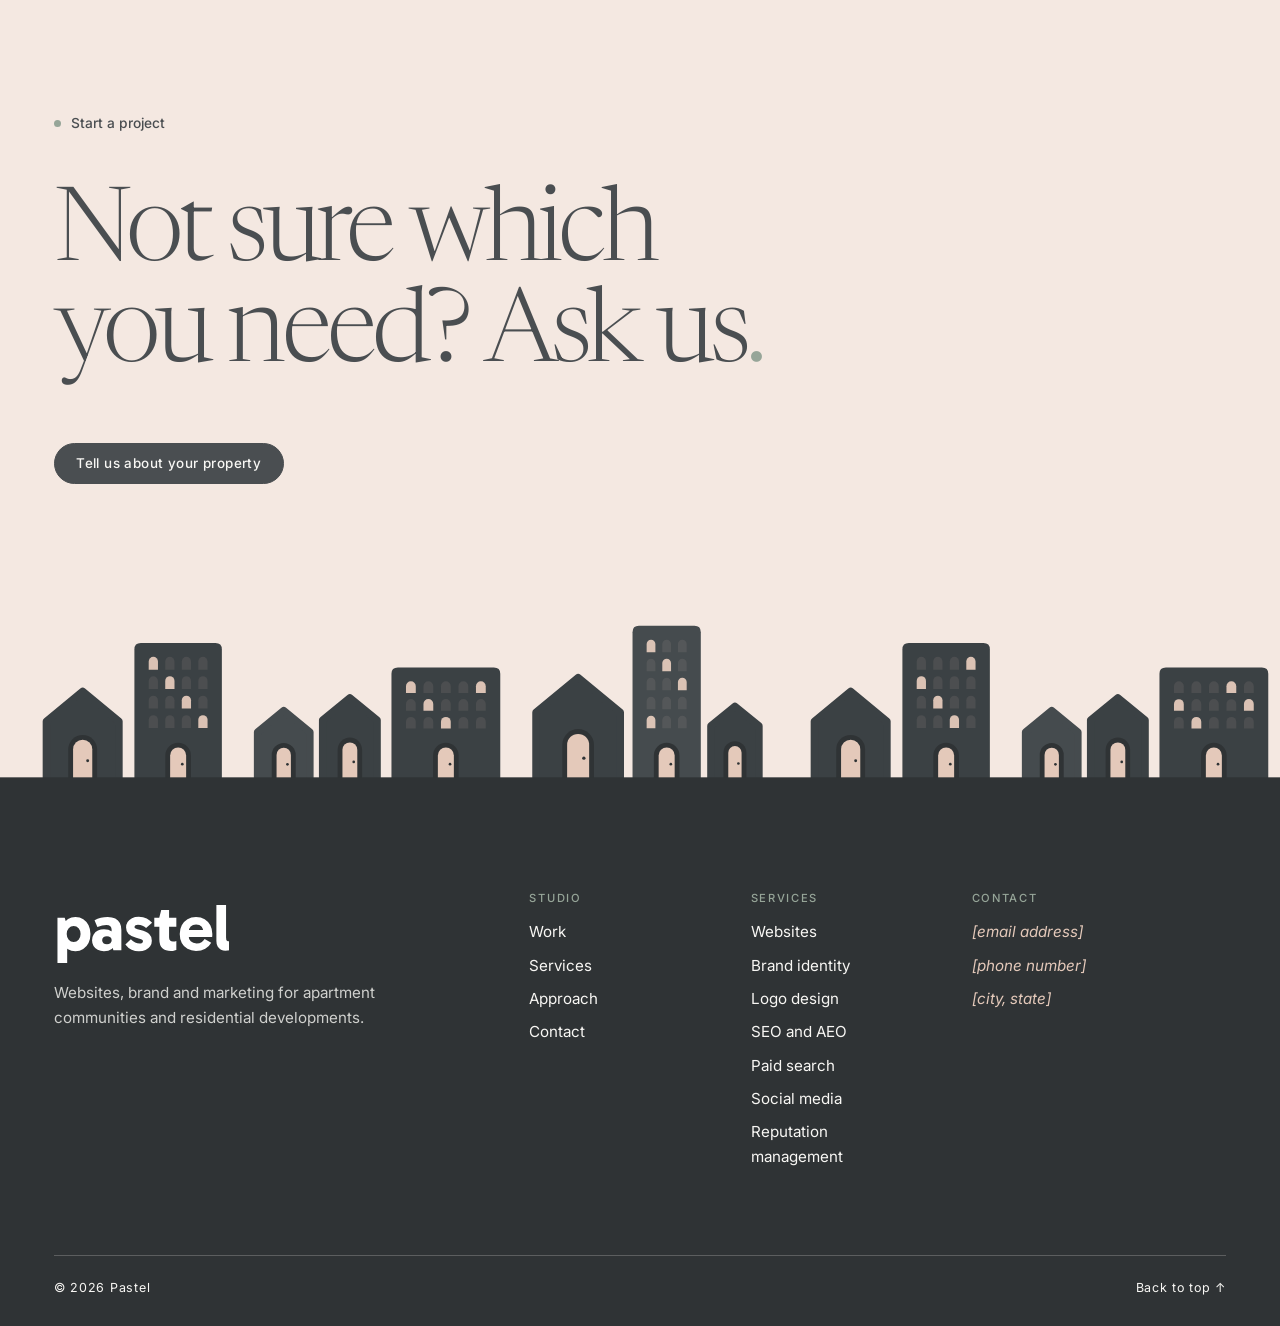
<file: services.html>
<!doctype html>
<html lang="en">
<head>
  <meta charset="utf-8">
  <meta name="viewport" content="width=device-width, initial-scale=1">
  <title>Services in detail | Pastel</title>
  <!-- Unlisted page. Nothing on the site links here and search engines are
       asked not to index it. It is the detailed write-up to share with a
       prospect after a call. The home page carries the short summary. -->
  <meta name="robots" content="noindex, nofollow">
  <meta name="description" content="Pastel services for residential real estate: brand identity, logo development, websites, SEO, SEM, social media marketing and geotargeting.">
  <link rel="icon" href="img/favicon.svg?v=2" type="image/svg+xml">
  <link rel="icon" href="img/favicon-32.png?v=2" sizes="32x32">
  <link rel="apple-touch-icon" href="img/icon-180.png?v=2">
  <link rel="preconnect" href="https://fonts.googleapis.com">
  <link rel="preconnect" href="https://fonts.gstatic.com" crossorigin>
  <link href="https://fonts.googleapis.com/css2?family=Inter:wght@300;400;500;600&family=Newsreader:opsz,wght@6..72,300..500&display=swap" rel="stylesheet">
  <link rel="stylesheet" href="css/site.css?v=25">
  <script>document.documentElement.className = "js";</script>
</head>
<body data-footer-on="tint">

<main id="main">

  <!-- Opening: the three parts of the offer -->
  <section class="page-head">
    <div class="wrap">
      <h1 data-reveal>We build the brand, build the website, and bring people to it<span class="stop">.</span></h1>
      <div class="page-head__row">
        <p class="lede" data-reveal style="--d:.1s">Seven services in three parts. Take one on its own, or have us run all of it together so the sign, the site and the ads speak in one voice.</p>
      </div>

      <div class="parts">
        <div class="part" data-reveal>
          <p class="label">Part one</p>
          <h2>Brand</h2>
          <a href="#brand-identity"><span>Brand identity</span><span>01</span></a>
          <a href="#logo-development"><span>Logo development</span><span>02</span></a>
        </div>
        <div class="part" data-reveal style="--d:.08s">
          <p class="label">Part two</p>
          <h2>Websites</h2>
          <a href="#websites"><span>Property and portfolio websites</span><span>03</span></a>
        </div>
        <div class="part" data-reveal style="--d:.16s">
          <p class="label">Part three</p>
          <h2>Marketing</h2>
          <a href="#seo"><span>Search engine optimization (SEO)</span><span>04</span></a>
          <a href="#sem"><span>Search engine marketing (SEM)</span><span>05</span></a>
          <a href="#social"><span>Social media marketing (SMM)</span><span>06</span></a>
          <a href="#geotargeting"><span>Geotargeting</span><span>07</span></a>
        </div>
      </div>
    </div>
  </section>

  <!-- BRAND -->
  <section class="section--white band">
    <div class="wrap">
      <p class="label" data-reveal>Part one: Brand</p>

      <article class="sheet" id="brand-identity">
        <header class="sheet__head" data-reveal>
          <span class="sheet__n">01</span>
          <h2>Brand identity</h2>
          <p class="sheet__aka">Naming, positioning, look and voice</p>
        </header>
        <div class="sheet__grid">
          <p class="sheet__lead" data-reveal>A brand identity is everything that makes a community recognizable: its name, its colors and type, the way it sounds in writing. We create it once, then make sure it holds together on the sign, the website and every ad.</p>
          <div data-reveal style="--d:.08s">
            <h4>What is included</h4>
            <ul class="arch-list">
              <li>Naming and tagline options, checked for availability</li>
              <li>Positioning: who the property is for and why they would choose it</li>
              <li>Color palette, typography and photography direction</li>
              <li>Voice and sample wording for the website and ads</li>
              <li>A brand guide your team and vendors can follow</li>
              <li>Templates for signage, brochures and leasing materials</li>
            </ul>
            <p class="sheet__for"><b>Best for:</b> new developments and lease-ups, communities changing hands or being renovated, and management companies whose own brand has fallen behind their portfolio.</p>
          </div>
          <div class="sheet__side" data-reveal style="--d:.16s"><figure class="tile__art" data-art="wordmark" data-pal="forest" data-ratio="door"><span class="chip">Sample</span></figure></div>
        </div>
      </article>

      <article class="sheet" id="logo-development">
        <header class="sheet__head" data-reveal>
          <span class="sheet__n">02</span>
          <h2>Logo development</h2>
          <p class="sheet__aka">A mark, a wordmark and every file you need</p>
        </header>
        <div class="sheet__grid">
          <p class="sheet__lead" data-reveal>The logo is the part of the brand people see first and most often. We draw it to be distinctive and simple, so it reads as clearly on a monument sign as it does in a browser tab.</p>
          <div data-reveal style="--d:.08s">
            <h4>What is included</h4>
            <ul class="arch-list">
              <li>Several concept directions to choose between</li>
              <li>Rounds of refinement on the direction you pick</li>
              <li>Primary logo, wordmark and a compact icon</li>
              <li>Full color, one color and reverse versions</li>
              <li>Files for print, web and signage vendors</li>
              <li>Simple rules for spacing, sizing and use</li>
            </ul>
            <p class="sheet__for"><b>Best for:</b> properties that need a new mark without a full rebrand, or as the first step of a brand identity project.</p>
          </div>
          <div class="sheet__side" data-reveal style="--d:.16s"><figure class="tile__art" data-art="marks" data-pal="stone" data-ratio="door"><span class="chip">Sample</span></figure></div>
        </div>
      </article>
    </div>
  </section>

  <!-- WEBSITES -->
  <section class="band">
    <div class="wrap">
      <p class="label" data-reveal>Part two: Websites</p>

      <article class="sheet" id="websites">
        <header class="sheet__head" data-reveal>
          <span class="sheet__n">03</span>
          <h2>Websites</h2>
          <p class="sheet__aka">Property websites and company portfolio websites</p>
        </header>
        <div class="sheet__grid">
          <p class="sheet__lead" data-reveal>Most renters and buyers meet a property online before they ever visit. We design and build websites that answer their questions quickly and make it easy to get in touch, on a platform your own team can update in minutes.</p>
          <div data-reveal style="--d:.08s">
            <h4>What is included</h4>
            <ul class="arch-list">
              <li>Design and build in your brand, for phone and desktop</li>
              <li>Floor plans, pricing and availability from your property management software</li>
              <li>Photo galleries, amenities, neighborhood and map pages</li>
              <li>Inquiry forms routed to the right leasing team</li>
              <li>FAQs and a chat assistant that answer from your own content</li>
              <li>An editor for your team: specials, photos and text, published on save</li>
              <li>Hosting, security and upkeep handled by us</li>
              <li>Portfolio sites that list every community and link to each one</li>
            </ul>
            <p class="sheet__for"><b>Best for:</b> any community or management company whose website is dated, hard to update, or not producing inquiries.</p>
          </div>
          <div class="sheet__side" data-reveal style="--d:.16s"><figure class="tile__art" data-art="browser" data-pal="clay" data-ratio="door"><span class="chip">Sample</span></figure></div>
        </div>
      </article>
    </div>
  </section>

  <!-- MARKETING -->
  <section class="section--white band">
    <div class="wrap">
      <p class="label" data-reveal>Part three: Marketing</p>

      <article class="sheet" id="seo">
        <header class="sheet__head" data-reveal>
          <span class="sheet__n">04</span>
          <h2>Search engine optimization</h2>
          <p class="sheet__aka">SEO: being found without paying for the click</p>
        </header>
        <div class="sheet__grid">
          <p class="sheet__lead" data-reveal>When someone searches "apartments near me" or the name of your neighborhood, SEO is what decides whether your property appears. It is steady work on your website and your Google listing that earns visits you do not pay for one by one.</p>
          <div data-reveal style="--d:.08s">
            <h4>What is included</h4>
            <ul class="arch-list">
              <li>Research into what people in your market search for</li>
              <li>Page titles, wording and structure tuned to those searches</li>
              <li>Google Business Profile set up, corrected and kept active</li>
              <li>Consistent name, address and phone across listing sites</li>
              <li>Site speed and technical health checks</li>
              <li>A monthly report in plain language</li>
            </ul>
            <p class="sheet__for"><b>Best for:</b> stabilized communities that want a dependable flow of inquiries, and every new website we launch.</p>
          </div>
          <div class="sheet__side" data-reveal style="--d:.16s"><figure class="tile__art" data-art="search" data-pal="night" data-ratio="door"><span class="chip">Sample</span></figure></div>
        </div>
      </article>

      <article class="sheet" id="sem">
        <header class="sheet__head" data-reveal>
          <span class="sheet__n">05</span>
          <h2>Search engine marketing</h2>
          <p class="sheet__aka">SEM: paid search ads, also called pay-per-click</p>
        </header>
        <div class="sheet__grid">
          <p class="sheet__lead" data-reveal>SEM places your property at the top of the search results as an ad, from the day a campaign starts. You set the advertising budget. We build the campaigns and adjust them as your vacancies change.</p>
          <div data-reveal style="--d:.08s">
            <h4>What is included</h4>
            <ul class="arch-list">
              <li>Campaigns built around your floor plans and neighborhood</li>
              <li>Ad wording written and tested by us</li>
              <li>Budgets shifted toward the homes you most need to fill</li>
              <li>Tracking of calls and form inquiries, not just clicks</li>
              <li>A monthly report: what was spent and what it produced</li>
            </ul>
            <p class="sheet__for"><b>Best for:</b> lease-ups, seasonal slowdowns, and any property that needs inquiries sooner than SEO alone can deliver.</p>
          </div>
          <div class="sheet__side" data-reveal style="--d:.16s"><figure class="tile__art" data-art="phone" data-pal="harbor" data-ratio="door"><span class="chip">Sample</span></figure></div>
        </div>
      </article>

      <article class="sheet" id="social">
        <header class="sheet__head" data-reveal>
          <span class="sheet__n">06</span>
          <h2>Social media marketing</h2>
          <p class="sheet__aka">SMM: organic posts and paid social</p>
        </header>
        <div class="sheet__grid">
          <p class="sheet__lead" data-reveal>Social media is where people get a feel for a place before they tour it. We plan and produce posts in your brand, and run paid campaigns that put your community in front of people in your market.</p>
          <div data-reveal style="--d:.08s">
            <h4>What is included</h4>
            <ul class="arch-list">
              <li>A monthly content calendar, approved by you</li>
              <li>Designed posts, photos and short video in your brand</li>
              <li>Paid campaigns on the platforms your audience uses</li>
              <li>Profiles set up and kept consistent with your website</li>
              <li>A monthly report on reach and inquiries</li>
            </ul>
            <p class="sheet__for"><b>Best for:</b> communities with a story to show, such as new amenities, renovations, events or a strong neighborhood.</p>
          </div>
          <div class="sheet__side" data-reveal style="--d:.16s"><figure class="tile__art" data-art="social" data-pal="ochre" data-ratio="door"><span class="chip">Sample</span></figure></div>
        </div>
      </article>

      <article class="sheet" id="geotargeting">
        <header class="sheet__head" data-reveal>
          <span class="sheet__n">07</span>
          <h2>Geotargeting</h2>
          <p class="sheet__aka">Location-based advertising, including geofencing</p>
        </header>
        <div class="sheet__grid">
          <p class="sheet__lead" data-reveal>Geotargeting shows your ads to people based on where they are or where they have been. We draw the areas that matter to your property and deliver ads to phones and screens inside them.</p>
          <div data-reveal style="--d:.08s">
            <h4>What is included</h4>
            <ul class="arch-list">
              <li>A map of target areas: around your property, major employers, campuses and commuter routes</li>
              <li>Display and mobile ads designed in your brand</li>
              <li>Follow-up ads for people who have visited your website</li>
              <li>Reporting on views, clicks and visits to your website</li>
              <li>Campaigns planned within fair housing advertising rules</li>
            </ul>
            <p class="sheet__for"><b>Best for:</b> new openings that need local awareness quickly, and properties competing for the same renters in a crowded area.</p>
          </div>
          <div class="sheet__side" data-reveal style="--d:.16s"><figure class="tile__art" data-art="map" data-pal="plum" data-ratio="door"><span class="chip">Sample</span></figure></div>
        </div>
      </article>
    </div>
  </section>

  <!-- How it fits together -->
  <div>
    <section class="section section--dark">
      <div class="wrap">
        <div class="rail-layout">
          <div class="rail" data-reveal><p class="label">How it fits together</p></div>
          <h2 class="h-xl" data-reveal>Each service hands off to the next<span class="stop">.</span></h2>
        </div>
        <div class="fit" data-reveal>
          <div><span>01</span><h3>Brand</h3><p>Brand identity and logo give the property a name and a look worth remembering.</p></div>
          <div><span>02</span><h3>Website</h3><p>The website turns that brand into a place people can explore and contact.</p></div>
          <div><span>03</span><h3>Reach</h3><p>SEO, SEM, social media and geotargeting bring the right people to the website.</p></div>
          <div><span>04</span><h3>Leads</h3><p>Inquiries reach your leasing team, and a monthly report shows where they came from.</p></div>
        </div>
      </div>
    </section>
  </div>

  <section class="section section--tint cta">
    <div class="wrap">
      <p class="label" data-reveal>Start a project</p>
      <h2 data-reveal>Not sure which you need? Ask us<span class="stop">.</span></h2>
      <a class="btn" href="index.html#contact" data-reveal>Tell us about your property</a>
    </div>
  </section>

</main>

<script src="js/work.js?v=25"></script>
<script src="js/site.js?v=25"></script>
</body>
</html>
</file>
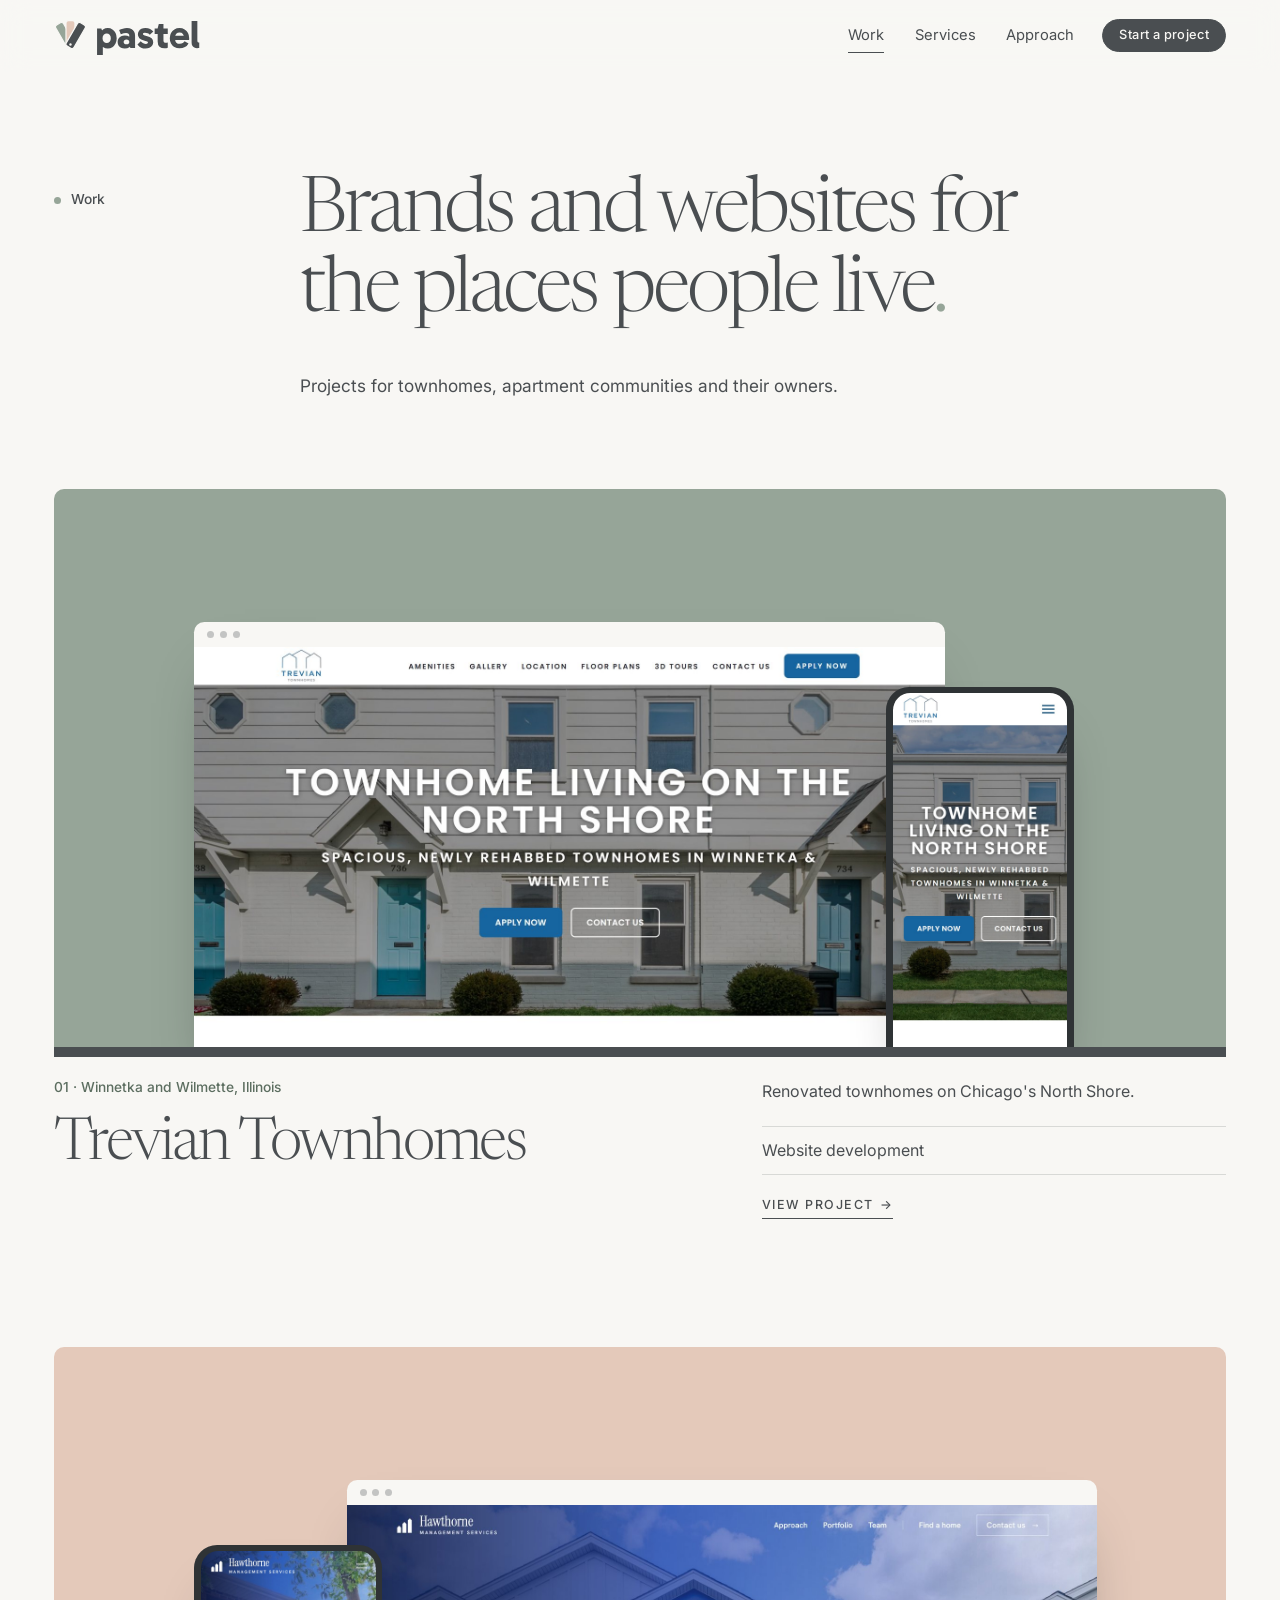
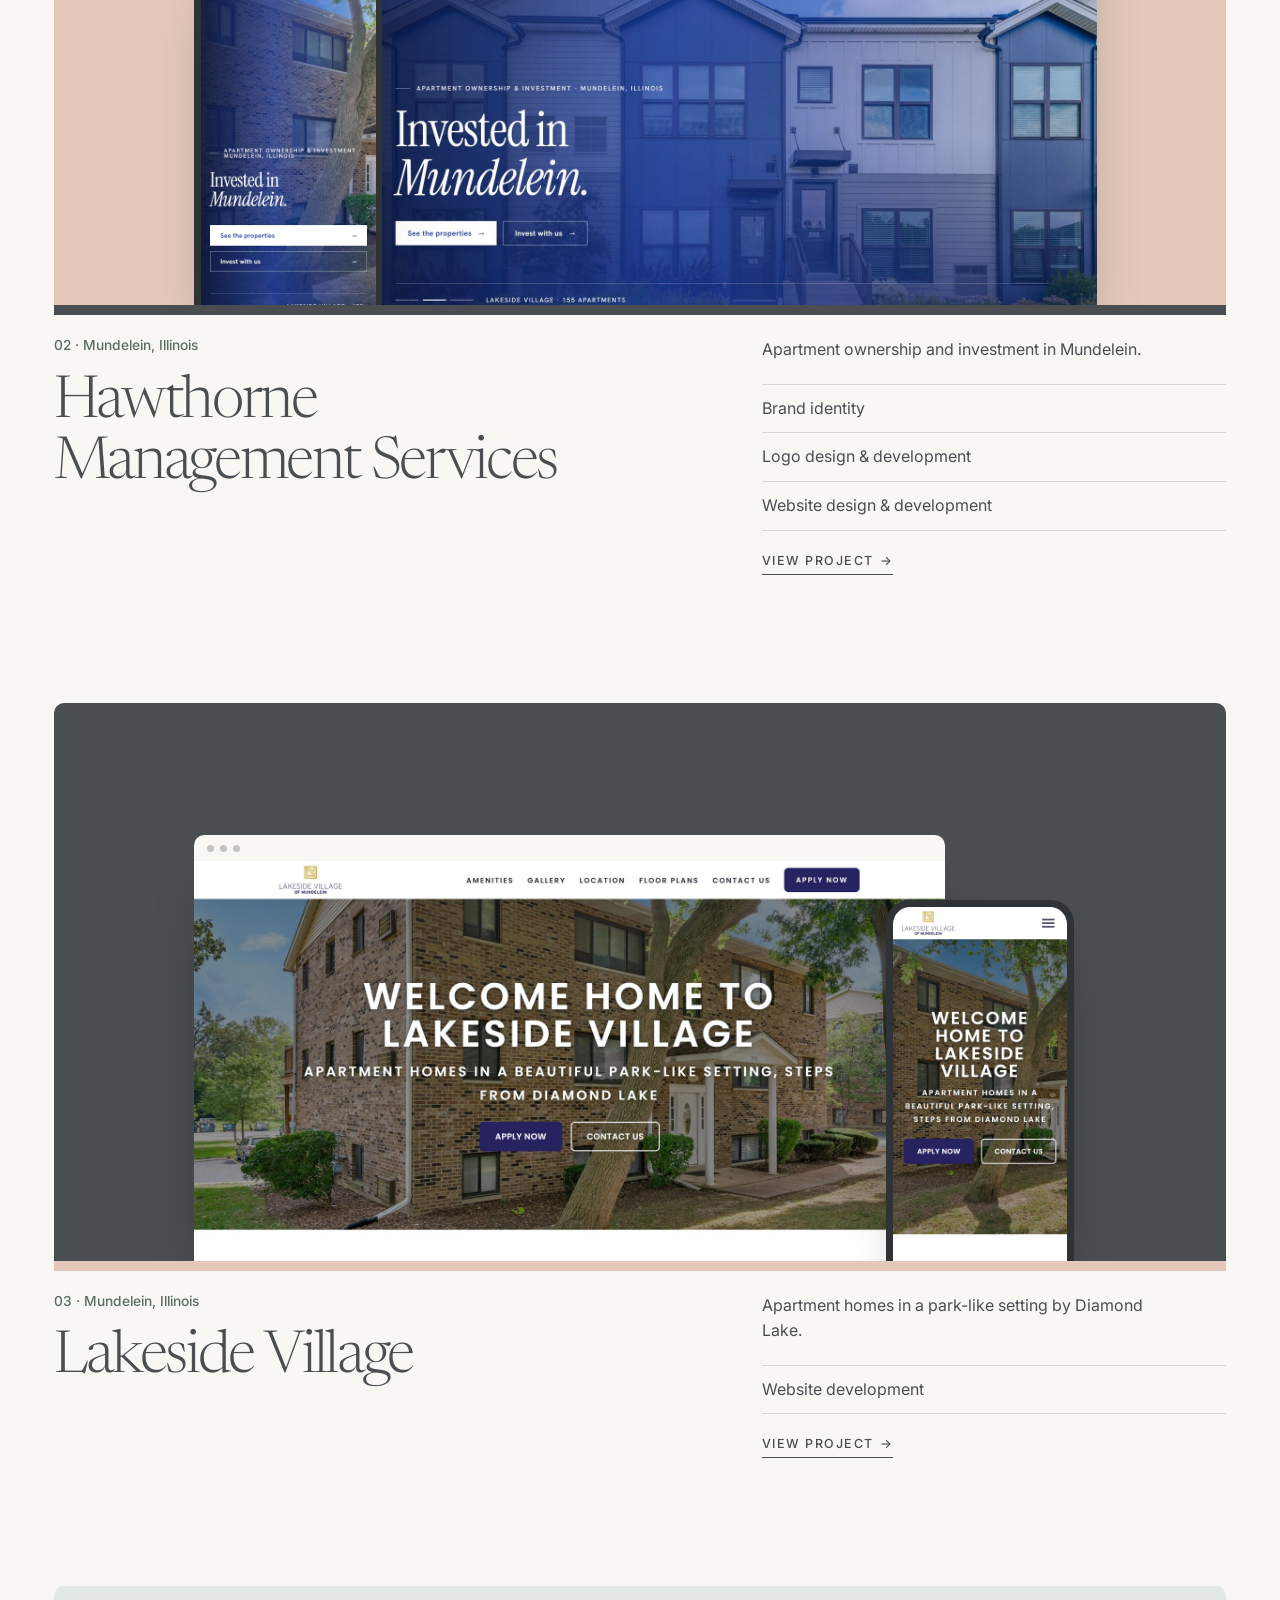
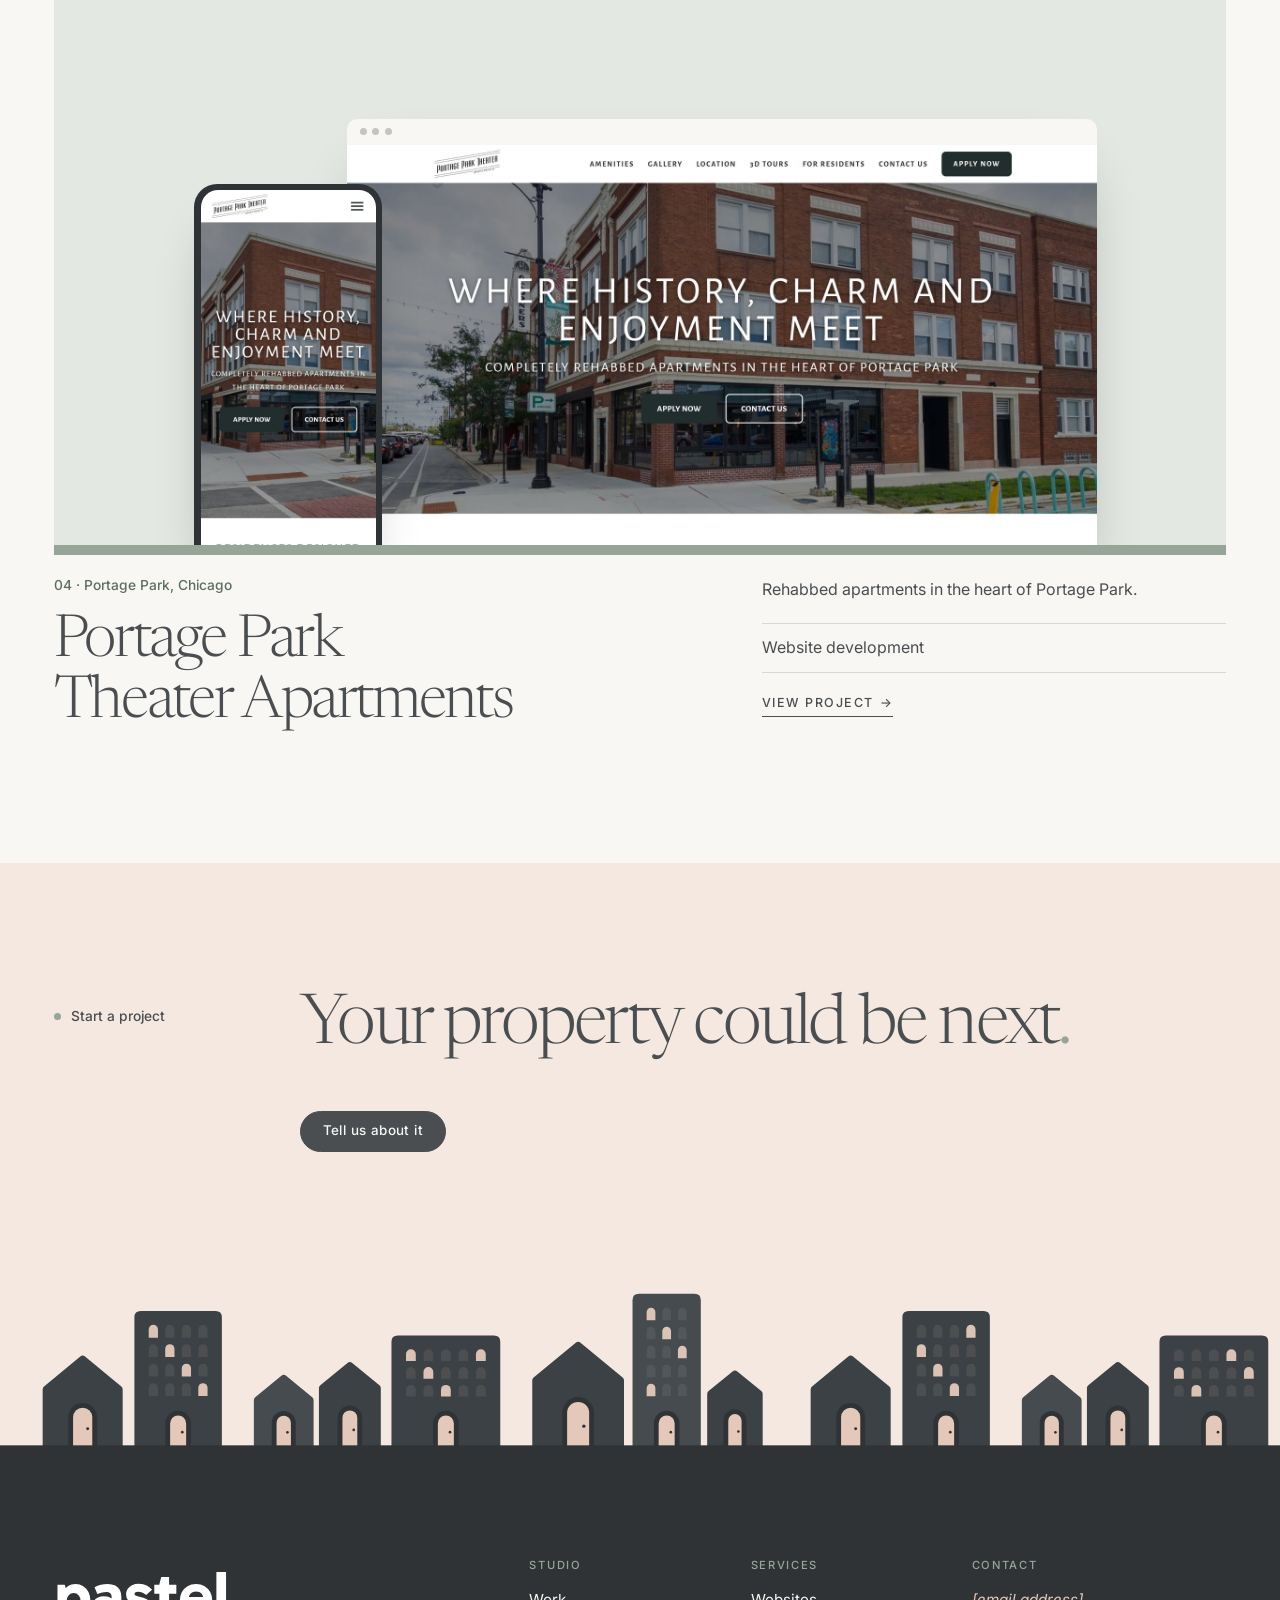
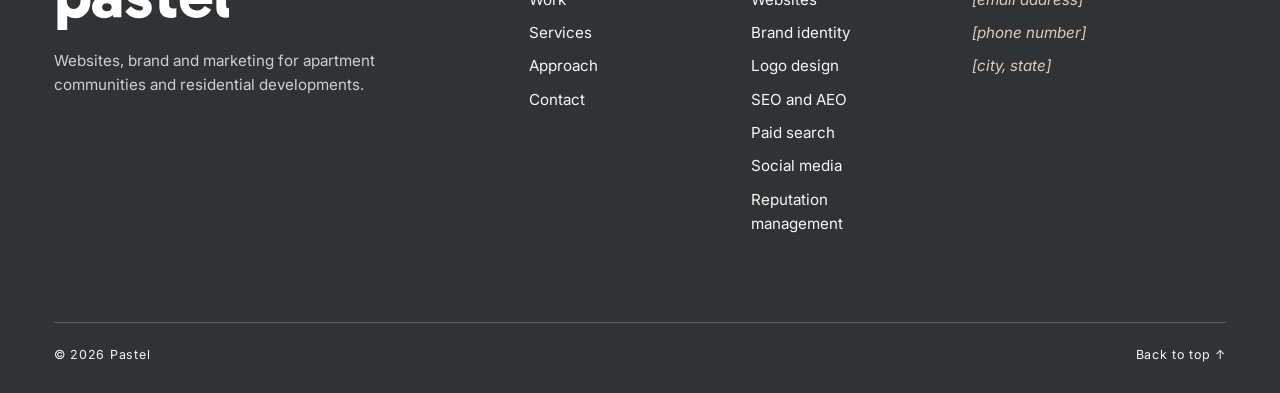
<file: work.html>
<!doctype html>
<html lang="en">
<head>
  <meta charset="utf-8">
  <meta name="robots" content="noindex, nofollow">
  <meta name="viewport" content="width=device-width, initial-scale=1">
  <title>Work | Pastel</title>
  <meta name="description" content="Websites and brand identities by Pastel for apartment communities, townhomes and residential portfolios.">
  <link rel="icon" href="img/favicon.svg?v=2" type="image/svg+xml">
  <link rel="icon" href="img/favicon-32.png?v=2" sizes="32x32">
  <link rel="apple-touch-icon" href="img/icon-180.png?v=2">
  <link rel="preconnect" href="https://fonts.googleapis.com">
  <link rel="preconnect" href="https://fonts.gstatic.com" crossorigin>
  <link href="https://fonts.googleapis.com/css2?family=Inter:wght@300;400;500;600&family=Newsreader:opsz,wght@6..72,300..500&display=swap" rel="stylesheet">
  <link rel="stylesheet" href="css/site.css?v=25">
  <script>document.documentElement.className = "js";</script>
</head>
<body data-footer-on="tint">

<main id="main">

  <!-- Same opening as a home page section: the name in the margin, the
       headline beside it. -->
  <section class="page-head">
    <div class="wrap">
      <div class="rail-layout">
        <div class="rail" data-reveal><p class="label">Work</p></div>
        <div>
          <h1 class="h-xl" data-reveal>Brands and websites for the places people live<span class="stop">.</span></h1>
          <p class="lede" data-reveal style="--d:.1s">Projects for townhomes, apartment communities and their owners.</p>
        </div>
      </div>
    </div>
  </section>

  <!-- One project per row, drawn by js/work.js: the screens stand on a
       Pastel colour and a ground line, with the credit beneath. -->
  <section class="section work-rows">
    <div class="wrap">
      <div class="work-list" data-work="all"></div>
    </div>
  </section>

  <section class="section section--tint">
    <div class="wrap">
      <div class="rail-layout">
        <div class="rail" data-reveal><p class="label">Start a project</p></div>
        <div>
          <h2 class="h-xl" data-reveal>Your property could be next<span class="stop">.</span></h2>
          <p class="work__next" data-reveal style="--d:.1s"><a class="btn" href="index.html#contact">Tell us about it</a></p>
        </div>
      </div>
    </div>
  </section>

</main>

<script src="js/work.js?v=25"></script>
<script src="js/site.js?v=25"></script>
</body>
</html>
</file>
<file: css/site.css>
/* Pastel agency site (mockup).
   Palette comes from the Pastel Brand Identity Guide v1: charcoal, sage,
   peach, white, soft paper. Text is Inter, as in the guide. Headlines are
   Newsreader Light, which is NOT in the guide (it names EB Garamond Italic);
   the owner asked for a look unlike the client sites. To change it, edit
   --serif here and the font link in each page. type-options.html compares
   the candidates.
   --ink, --sage-ink and the two tints are derived shades, added so small
   text passes contrast on sage and on paper.
   The logo is the name alone in Gabarito Bold, drawn as outlines (see .wordmark).
   The door from the first Pastel mark is used sparingly: the street of houses,
   the two audience doors and the frames around the work. Nowhere else. */

:root {
  --charcoal: #4A4E51;
  --sage: #96A598;
  --peach: #E4C9BA;
  --white: #FFFFFF;
  --paper: #F8F7F4;

  --ink: #2F3335;
  --sage-ink: #5C6E60;
  --sage-tint: #E3E8E3;
  --peach-tint: #F4E8E1;

  --line: rgba(74, 78, 81, 0.18);
  --line-light: rgba(248, 247, 244, 0.22);

  --sans: "Inter", system-ui, -apple-system, "Segoe UI", Roboto, sans-serif;
  --serif: "Newsreader", Georgia, "Times New Roman", serif;

  --gutter: clamp(20px, 4.2vw, 64px);
  --max: 1360px;
  --header: 72px;
  --radius: 10px;
  --ease: cubic-bezier(0.2, 0.7, 0.2, 1);
}

*, *::before, *::after { box-sizing: border-box; }

html { scroll-behavior: smooth; scroll-padding-top: calc(var(--header) + 16px); overflow-x: clip; }

body {
  margin: 0;
  padding-top: var(--header);
  background: var(--paper);
  color: var(--charcoal);
  font: 400 1rem/1.6 var(--sans);
  -webkit-font-smoothing: antialiased;
  text-rendering: optimizeLegibility;
  overflow-x: clip;
}

img, svg { display: block; max-width: 100%; }
a { color: inherit; }
p { margin: 0 0 1em; }
ul { margin: 0; padding: 0; list-style: none; }
h1, h2, h3 {
  margin: 0;
  font-family: var(--serif); font-weight: 300;
  letter-spacing: -0.03em; line-height: 1.04; text-wrap: balance;
}
h4 { margin: 0; font: 500 0.86rem/1.3 var(--sans); }

/* A coloured full stop closes the main headlines. */
.stop { color: var(--sage); }
.section--dark .stop { color: var(--peach); }
.vh { position: absolute; width: 1px; height: 1px; overflow: hidden; clip-path: inset(50%); white-space: nowrap; }

:focus-visible { outline: 2px solid var(--sage-ink); outline-offset: 3px; border-radius: 3px; }

.skip {
  position: absolute; left: 12px; top: -60px; z-index: 100;
  background: var(--ink); color: var(--paper); padding: 10px 16px; border-radius: 6px;
}
.skip:focus { top: 12px; }

.wrap { width: 100%; max-width: var(--max); margin-inline: auto; padding-inline: var(--gutter); }

.label {
  display: inline-flex; align-items: center; gap: 10px; margin: 0;
  font: 500 0.86rem/1.25 var(--sans); color: var(--charcoal);
}
.label::before { content: ""; flex: none; width: 7px; height: 7px; border-radius: 50%; background: var(--sage); }
.section--dark .label { color: var(--paper); }
.section--dark .label::before { background: var(--peach); }

.section { padding-block: clamp(72px, 10vw, 150px); }
.section--white { background: var(--white); }
.section--tint { background: var(--peach-tint); }
.section--dark { background: var(--charcoal); color: var(--paper); }

/* Buttons and links */
.btn {
  display: inline-flex; align-items: center; gap: 0.6em;
  padding: 0.95em 1.6em;
  border: 1px solid var(--charcoal); border-radius: 999px;
  background: var(--charcoal); color: var(--paper);
  font: 500 0.84rem/1 var(--sans); letter-spacing: 0.03em; text-decoration: none;
  cursor: pointer;
  transition: background 0.25s var(--ease), color 0.25s var(--ease), border-color 0.25s var(--ease);
}
.btn:hover { background: var(--ink); border-color: var(--ink); }
.btn--sm { padding: 0.75em 1.25em; font-size: 0.8rem; }
.btn--light { background: var(--paper); color: var(--ink); border-color: var(--paper); }
.btn--light:hover { background: var(--peach); border-color: var(--peach); color: var(--ink); }

.link {
  display: inline-flex; align-items: center; gap: 0.5em;
  font-size: 0.78rem; font-weight: 500; letter-spacing: 0.12em; text-transform: uppercase;
  text-decoration: none;
  padding-bottom: 4px;
  background: linear-gradient(currentColor, currentColor) 0 100% / 100% 1px no-repeat;
  transition: background-size 0.35s var(--ease);
}
.link span { transition: transform 0.3s var(--ease); }
.link:hover { background-size: 0 1px; background-position: 100% 100%; }
.link:hover span { transform: translateX(4px); }

/* Header */
.site-header {
  position: fixed; inset: 0 0 auto 0; z-index: 60; height: var(--header);
  background: rgba(248, 247, 244, 0.88);
  -webkit-backdrop-filter: blur(14px); backdrop-filter: blur(14px);
  border-bottom: 1px solid transparent;
  transition: border-color 0.3s, transform 0.4s var(--ease);
}
.site-header.is-scrolled { border-bottom-color: var(--line); }
.site-header.is-hidden { transform: translateY(-100%); }
.site-header__in { height: 100%; display: flex; align-items: center; gap: 28px; }
/* The logo is the name alone, in lowercase Gabarito Bold, drawn as outlines
   (js/site.js puts the shapes in; img/pastel-wordmark-gabarito.svg is the
   same drawing as a file). Its size follows font-size: the drawing is 0.871em
   tall, and the margins make the whole box 1em tall with the letters where
   a line of Gabarito text would put them. */
.wordmark { line-height: 1; }
.wordmark svg { display: block; height: 0.871em; width: auto; margin: 0.184em 0 -0.055em; fill: currentColor; }
/* Lifted a touch so the body of the letters, not the tail of the p, lines up
   with the menu. */
.logo { display: flex; align-items: flex-start; gap: 0.22em; margin-right: auto; position: relative; top: -0.06em; font-size: 2.475rem; color: var(--charcoal); text-decoration: none; }
/* The fan of color chips beside the name. Sized so the chips are as tall as
   the l and t, and stand on the same line as the letters. */
.wordmark .logo__mark { flex: none; width: 0.8323em; height: 0.7567em; margin: 0.169em 0 0; }
.nav { display: flex; gap: clamp(18px, 2.4vw, 36px); }
.nav a { font-size: 0.92rem; text-decoration: none; padding: 6px 0; position: relative; }
.nav a::after {
  content: ""; position: absolute; left: 0; right: 0; bottom: 0; height: 1px;
  background: currentColor; transform: scaleX(0); transform-origin: left;
  transition: transform 0.3s var(--ease);
}
.nav a:hover::after, .nav a[aria-current="page"]::after { transform: scaleX(1); }
.menu-btn {
  display: none; align-items: center; gap: 10px;
  background: none; border: 0; padding: 10px 0; cursor: pointer;
  font: 500 0.78rem/1 var(--sans); letter-spacing: 0.12em; text-transform: uppercase; color: inherit;
}
.menu-btn i { display: block; width: 22px; height: 8px; border-block: 1.5px solid currentColor; transition: height 0.25s var(--ease); }
.menu-btn[aria-expanded="true"] i { height: 0; border-bottom: 0; }

.menu {
  position: fixed; inset: var(--header) 0 0 0; z-index: 55;
  background: var(--sage); color: var(--ink);
  padding: 32px var(--gutter) 40px;
  display: flex; flex-direction: column; justify-content: space-between;
  opacity: 0; visibility: hidden; transform: translateY(-12px);
  transition: opacity 0.3s var(--ease), transform 0.3s var(--ease), visibility 0s 0.3s;
}
.menu.is-open { opacity: 1; visibility: visible; transform: none; transition-delay: 0s; }
/* Quick menu. While the header is away (see the scroll rule in js/site.js) a
   small round button holds its top corner and opens a short list of the same
   links, so nobody has to scroll back up to move around. */
.quick { position: fixed; inset: 0 0 auto 0; z-index: 58; height: 0; pointer-events: none; }
.quick__in { position: relative; }
.quick__btn, .quick__menu {
  position: absolute; right: var(--gutter); pointer-events: auto;
  background: var(--paper); border: 1px solid var(--line);
  opacity: 0; visibility: hidden; transform: translateY(-8px);
  transition: opacity 0.3s var(--ease), transform 0.3s var(--ease), visibility 0s 0.3s, background 0.25s var(--ease), color 0.25s var(--ease);
}
.quick__btn {
  top: 14px; width: 44px; height: 44px; padding: 0; border-radius: 50%;
  display: grid; place-items: center; color: var(--charcoal); cursor: pointer;
  box-shadow: 0 8px 20px -10px rgba(47, 51, 53, 0.45);
}
.quick__btn:hover { background: var(--white); }
/* Three lines, drawn as backgrounds so they are the same weight on any screen. */
.quick__btn i {
  display: block; width: 18px; height: 12px;
  background:
    linear-gradient(currentColor, currentColor) 0 0 / 100% 2px no-repeat,
    linear-gradient(currentColor, currentColor) 0 50% / 100% 2px no-repeat,
    linear-gradient(currentColor, currentColor) 0 100% / 100% 2px no-repeat;
}
/* Open: the lines become a cross. The button keeps its light face so it shows
   on the dark sections too. */
.quick.is-open .quick__btn i { position: relative; background: none; }
.quick.is-open .quick__btn i::before, .quick.is-open .quick__btn i::after { content: ""; position: absolute; inset: 5px 0 auto; height: 2px; background: currentColor; transform: rotate(45deg); }
.quick.is-open .quick__btn i::after { transform: rotate(-45deg); }
.quick__menu {
  top: 68px; min-width: 230px; padding: 8px 22px 22px; border-radius: var(--radius);
  display: grid; box-shadow: 0 26px 50px -26px rgba(47, 51, 53, 0.5);
}
.quick.is-on .quick__btn, .quick.is-on.is-open .quick__menu { opacity: 1; visibility: visible; transform: none; transition-delay: 0s; }
.quick__menu a:not(.btn) { padding: 13px 0; border-bottom: 1px solid var(--line); font-size: 0.98rem; text-decoration: none; }
.quick__menu a:not(.btn):hover { color: var(--sage-ink); }
.quick__menu .btn { margin-top: 20px; justify-content: center; }
.menu a.menu__link { display: block; font-size: clamp(2.2rem, 10vw, 3.4rem); font-weight: 300; letter-spacing: -0.03em; line-height: 1.25; text-decoration: none; }

/* Hero */
.hero { padding-top: clamp(32px, 4.4vw, 68px); background: var(--paper); }
.display { font-size: clamp(2.6rem, 7.2vw, 6.6rem); line-height: 1; letter-spacing: -0.035em; max-width: 12.5em; }
.hero__row {
  display: grid; grid-template-columns: repeat(12, 1fr); gap: 24px;
  margin-top: clamp(24px, 2.6vw, 40px);
}
.hero__mark { grid-column: 1 / 6; grid-row: 1; align-self: start; padding-top: 0.4em; }
.hero__row .lede { grid-column: 7 / 12; grid-row: 1; }
.hero__cta { grid-column: 7 / 13; grid-row: 2; display: flex; flex-wrap: wrap; align-items: center; gap: 28px; }
.lede { font-size: clamp(1.05rem, 1.35vw, 1.25rem); line-height: 1.55; margin: 0; max-width: 34em; }

.street { height: clamp(200px, 25vw, 640px); margin-top: clamp(16px, 1.5vw, 28px); }
.street svg { width: 100%; height: 100%; }
.street .bld { transition: transform 0.5s var(--ease); cursor: default; }
.street .bld:hover { transform: translateY(-7px); }
.street .door, .street .win { transition: fill 0.35s var(--ease); }
.street .bld:hover .door { fill: #FFF3D6; }
.street .bld:hover .win { fill: #FFF3D6; fill-opacity: 0.95; }
.js .street .rise { opacity: 0; transform: translateY(46px); }
.js .street.is-in .rise { opacity: 1; transform: none; transition: opacity 0.9s var(--ease), transform 1.1s var(--ease); transition-delay: var(--d, 0s); }

/* Page headers (inner pages) */
.page-head { padding-top: clamp(48px, 8vw, 120px); padding-bottom: clamp(36px, 5vw, 72px); }
.page-head h1 { font-size: clamp(2.4rem, 6vw, 5.2rem); max-width: 13em; letter-spacing: -0.04em; }
.page-head__row { display: flex; justify-content: space-between; align-items: flex-end; gap: 24px 48px; flex-wrap: wrap; margin-top: clamp(28px, 4vw, 56px); }
.page-head__row .lede { margin: 0; }
.page-head .lede { margin-top: clamp(20px, 3vw, 40px); }

/* Rail: the section name sits in a left margin beside the content, not above it */
.rail-layout { display: grid; grid-template-columns: minmax(150px, 2.2fr) 9.8fr; gap: clamp(20px, 3vw, 48px); align-items: start; }
.rail { position: sticky; top: calc(var(--header) + 28px); padding-top: 0.7em; }
.h-xl { font-size: clamp(2.2rem, 5.4vw, 4.8rem); max-width: 13em; letter-spacing: -0.04em; }
.h-row { display: flex; justify-content: space-between; align-items: flex-end; gap: 24px 40px; flex-wrap: wrap; }
.statement {
  font-family: var(--serif);
  font-size: clamp(1.7rem, 3.5vw, 3.1rem); font-weight: 300; line-height: 1.14; letter-spacing: -0.025em;
  max-width: 21em; margin: 0; text-wrap: balance;
}

/* Two doors, one per audience. These are drawn as real doors: a frame, a
   panel line, a knob, a threshold, and they swing open a little on hover. */
.doors { display: grid; grid-template-columns: 1fr 1fr; gap: clamp(20px, 3vw, 44px); align-items: end; margin-top: clamp(56px, 8vw, 120px); border-bottom: 8px solid var(--charcoal); }
.door {
  display: block; perspective: 1800px;
  border: 10px solid var(--charcoal); border-bottom: 0; border-radius: 999px 999px 0 0;
  background: var(--ink); color: var(--ink); text-decoration: none;
}
.door__leaf {
  position: relative; display: flex; flex-direction: column; align-items: center; text-align: center;
  padding: 26% 12% clamp(40px, 5vw, 68px);
  border-radius: 999px 999px 0 0;
  transform-origin: left center; transition: transform 0.8s var(--ease);
}
.door--sage .door__leaf { background: var(--sage); padding-bottom: clamp(72px, 10vw, 150px); }
.door--peach .door__leaf { background: var(--peach); }
.door__leaf::before { content: ""; position: absolute; inset: 18px 18px 18px; border: 1.5px solid rgba(47, 51, 53, 0.3); border-radius: 999px 999px 0 0; pointer-events: none; }
.door__knob { position: absolute; right: 32px; top: 58%; width: 22px; height: 22px; border-radius: 50%; background: var(--paper); box-shadow: 0 0 0 1.5px rgba(47, 51, 53, 0.4), 3px 4px 0 rgba(47, 51, 53, 0.2); }
.door:hover .door__leaf, .door:focus-visible .door__leaf { transform: rotateY(-13deg); }
.door svg { width: clamp(64px, 7vw, 96px); height: auto; }
.door h3 { font-size: clamp(1.9rem, 3.6vw, 3.2rem); margin: 0.5em 0 0.4em; max-width: 9em; }
.door__leaf > p { max-width: 27em; margin: 0 0 1.6em; }
.door ul { width: 100%; max-width: 25em; margin-bottom: 2em; }
.door li { padding: 11px 0; border-top: 1px solid rgba(47, 51, 53, 0.22); }
.door li:last-child { border-bottom: 1px solid rgba(47, 51, 53, 0.22); }

/* Work: each project stands in an arch-topped frame on one ground line */
.tile { display: flex; flex-direction: column; text-decoration: none; color: inherit; }
.tile[hidden] { display: none; }
.tile__art { position: relative; margin: 0; overflow: hidden; border-radius: var(--radius); background: var(--sage-tint); }
.tile .tile__art { margin-inline: clamp(8px, 1.2vw, 18px); border-radius: 999px 999px 0 0; transition: transform 0.6s var(--ease); }
.tile__art svg { width: 100%; height: 100%; }
.tile:hover .tile__art, .tile:focus-visible .tile__art { transform: translateY(-10px); }
.chip {
  position: absolute; left: 50%; bottom: 14px; z-index: 2; transform: translateX(-50%);
  padding: 6px 11px; border-radius: 999px;
  background: rgba(248, 247, 244, 0.92); color: var(--ink);
  font-size: 0.7rem; font-weight: 500; white-space: nowrap;
}
.tile__meta { border-top: 10px solid var(--sage); padding: 20px clamp(8px, 1.2vw, 18px) 0; min-height: 12.5rem; }
.tile__meta h3 { font-size: clamp(1.3rem, 1.9vw, 1.7rem); letter-spacing: -0.02em; }
.tile__meta p { margin: 8px 0 0; font-size: 0.96rem; line-height: 1.45; }
.tile__tags { display: block; margin-top: 12px; font-size: 0.8rem; font-weight: 500; color: var(--sage-ink); }

.doorstreet { display: grid; grid-template-columns: repeat(4, 1fr); align-items: end; margin-top: clamp(40px, 6vw, 90px); }
.work__title { text-align: center; max-width: none; }
.work__more { text-align: center; margin: clamp(36px, 5vw, 64px) 0 0; }

/* Work page: one project per row. The screens stand on a Pastel colour
   and a ground line, like the houses on the street, with the credit
   beneath in the same form as the "What we do" buckets. --bg and --ground
   are set per project in js/work.js. */
.work-rows { padding-top: clamp(8px, 2vw, 32px); }
.work-list { display: grid; gap: clamp(72px, 10vw, 150px); }
.proj { display: block; color: inherit; text-decoration: none; }
.proj__stage { position: relative; overflow: hidden; aspect-ratio: 2.1 / 1; background: var(--bg); border-radius: var(--radius) var(--radius) 0 0; }
/* Both screens run 24px below the ground line, so nothing shows under
   them when they lift on hover. */
.proj__browser, .proj__phone { position: absolute; bottom: -24px; box-shadow: 0 30px 60px -30px rgba(0, 0, 0, 0.45); transition: transform 0.6s var(--ease); }
.proj__browser { left: 12%; width: 64%; background: var(--paper); border-radius: clamp(6px, 0.8vw, 11px) clamp(6px, 0.8vw, 11px) 0 0; overflow: hidden; }
.proj__bar { display: flex; align-items: center; gap: clamp(3px, 0.45vw, 6px); height: clamp(14px, 2vw, 28px); padding-left: clamp(8px, 1vw, 14px); }
.proj__bar i { width: clamp(4px, 0.55vw, 8px); height: clamp(4px, 0.55vw, 8px); border-radius: 50%; background: rgba(74, 78, 81, 0.3); }
.proj__browser img, .proj__phone img { width: 100%; height: auto; }
.proj__phone { left: 71%; width: 16%; z-index: 1; background: var(--ink); padding: clamp(3px, 0.5vw, 7px) clamp(3px, 0.5vw, 7px) 0; border-radius: clamp(10px, 1.8vw, 26px) clamp(10px, 1.8vw, 26px) 0 0; }
.proj__phone img { border-radius: clamp(7px, 1.35vw, 20px) clamp(7px, 1.35vw, 20px) 0 0; }
/* Every other row is mirrored. There the phone covers only a sliver of the
   window, because websites keep their logo and headline on the left. */
.proj:nth-child(even) .proj__browser { left: 25%; }
.proj:nth-child(even) .proj__phone { left: 12%; }
.proj:hover .proj__browser, .proj:focus-visible .proj__browser { transform: translateY(-10px); }
.proj:hover .proj__phone, .proj:focus-visible .proj__phone { transform: translateY(-10px); transition-delay: 0.06s; }
.proj__meta { display: grid; grid-template-columns: 7fr 5fr; gap: 20px clamp(24px, 4.5vw, 80px); align-items: start; border-top: 10px solid var(--ground); padding-top: 22px; }
.proj__n { margin: 0; font: 500 0.86rem/1.3 var(--sans); color: var(--sage-ink); }
.proj h2 { font-size: clamp(2.2rem, 4.6vw, 4.2rem); letter-spacing: -0.04em; margin: 0.3em 0 0; }
.proj__info > p { margin: 0 0 1.3em; max-width: 26em; }
.proj__did li { padding: 11px 0; border-top: 1px solid var(--line); }
.proj__did li:last-child { border-bottom: 1px solid var(--line); }
.proj .link { margin-top: 1.6em; }
.work__next { margin: clamp(28px, 4vw, 48px) 0 0; }

.note {
  display: flex; gap: 12px; align-items: flex-start;
  padding: 14px 18px; border-radius: var(--radius); background: var(--peach-tint);
  font-size: 0.9rem; margin: 0 0 clamp(36px, 5vw, 64px); max-width: 52em;
}
.note::before { content: ""; flex: 0 0 8px; height: 8px; margin-top: 8px; background: var(--peach); border-radius: 50%; }

/* What we do: three equal buckets */
.buckets { display: grid; grid-template-columns: repeat(3, 1fr); gap: clamp(20px, 3vw, 52px); margin-top: clamp(40px, 6vw, 84px); }
.bucket { border-top: 10px solid var(--sage); padding-top: 22px; }
.bucket:nth-child(2) { border-top-color: var(--peach); }
.bucket:nth-child(3) { border-top-color: var(--charcoal); }
.bucket__n { margin: 0; font: 500 0.86rem/1.3 var(--sans); color: var(--sage-ink); }
.bucket h3 { font-size: clamp(2.2rem, 4.2vw, 3.7rem); letter-spacing: -0.04em; margin: 0.35em 0 0.3em; }
.bucket > p { margin: 0 0 1.7em; max-width: 26em; }
.bucket li { padding: 11px 0; border-top: 1px solid var(--line); }
.bucket li:last-child { border-bottom: 1px solid var(--line); }
.buckets__more { display: flex; flex-wrap: wrap; align-items: center; gap: 10px 20px; margin: clamp(28px, 4vw, 48px) 0 0; }

/* Platform band */
.platform { display: grid; grid-template-columns: 1fr 1fr; gap: clamp(36px, 6vw, 100px); align-items: center; }
.platform h2 { font-size: clamp(2.4rem, 5.4vw, 4.6rem); margin: 0.6em 0 0.5em; letter-spacing: -0.04em; }
.platform .btn { margin-top: 38px; }
.platform > div > p { max-width: 32em; color: rgba(248, 247, 244, 0.86); }
.features { display: grid; grid-template-columns: 1fr 1fr; gap: 28px 32px; margin-top: 40px; }
.features li { border-top: 1px solid var(--line-light); padding-top: 16px; }
.features strong { display: block; font-weight: 500; margin-bottom: 4px; }
.features span { font-size: 0.92rem; color: rgba(248, 247, 244, 0.8); }

.mock { position: relative; padding: 0 0 56px 0; }
.mock__panel { background: var(--paper); color: var(--charcoal); border-radius: 14px; padding: 22px 26% 22px 22px; width: 88%; box-shadow: 0 30px 60px -30px rgba(0, 0, 0, 0.45); }
.mock__bar { display: flex; flex-wrap: wrap; gap: 6px 16px; align-items: center; justify-content: space-between; padding-bottom: 14px; border-bottom: 1px solid var(--line); margin-bottom: 16px; font-size: 0.78rem; font-weight: 500; }
.mock__bar em { font-style: normal; display: inline-flex; align-items: center; gap: 7px; color: var(--sage-ink); }
.mock__bar em::before { content: ""; width: 7px; height: 7px; border-radius: 50%; background: var(--sage); }
.mock__field { margin-bottom: 14px; }
.mock__field label { display: block; font-size: 0.74rem; font-weight: 500; color: var(--sage-ink); margin-bottom: 6px; }
.mock__input { background: var(--white); border: 1px solid var(--line); border-radius: 8px; padding: 10px 12px; font-size: 0.86rem; }
.mock__input.is-active { border-color: var(--sage-ink); box-shadow: 0 0 0 3px rgba(150, 165, 152, 0.3); }
.mock__input.is-active::after { content: ""; display: inline-block; width: 1px; height: 1em; margin-left: 2px; background: var(--ink); vertical-align: -2px; animation: blink 1.1s steps(1) infinite; }
@keyframes blink { 50% { opacity: 0; } }
.mock__foot { display: flex; flex-wrap: wrap; align-items: center; gap: 12px 18px; margin-top: 18px; font-size: 0.8rem; }
.mock__toggle { display: inline-flex; align-items: center; gap: 9px; }
.mock__toggle i { width: 32px; height: 18px; border-radius: 9px; background: var(--sage); position: relative; }
.mock__toggle i::after { content: ""; position: absolute; right: 2px; top: 2px; width: 14px; height: 14px; border-radius: 50%; background: var(--white); }
.mock__save { background: var(--charcoal); color: var(--paper); border-radius: 999px; padding: 8px 14px; font-weight: 500; font-size: 0.74rem; }
.mock__phone {
  position: absolute; right: 0; bottom: 0; width: 31%; aspect-ratio: 9 / 18;
  background: var(--ink); border-radius: 22px; padding: 6px; box-shadow: 0 30px 50px -24px rgba(0, 0, 0, 0.6);
}
.mock__screen { height: 100%; border-radius: 17px; background: var(--paper); overflow: hidden; display: flex; flex-direction: column; }
.mock__photo { height: 42%; overflow: hidden; }
.mock__photo svg { width: 100%; height: 100%; }
.mock__offer { margin: 10px; padding: 10px; border-radius: 9px; background: var(--peach-tint); color: var(--ink); font-size: 0.62rem; line-height: 1.35; }
.mock__offer b { display: block; font-weight: 500; font-size: 0.74rem; }
.mock__lines { padding: 0 10px; display: grid; gap: 6px; }
.mock__lines i { height: 5px; border-radius: 3px; background: var(--line); }
.mock__lines i:nth-child(2) { width: 70%; }
.mock__cta { margin: auto 10px 10px; height: 18px; border-radius: 9px; background: var(--charcoal); }

/* Approach: a home goes up in four steps along one ground line */
.path { display: grid; grid-template-columns: repeat(4, 1fr); margin-top: clamp(40px, 6vw, 84px); }
.path__step svg { width: 100%; height: clamp(110px, 12vw, 170px); }
.path__body { border-top: 10px solid var(--sage); padding: 22px clamp(14px, 2vw, 32px) 0 0; }
.path__n { font: 500 0.86rem/1 var(--sans); color: var(--sage-ink); }
.path__step h3 { font-size: clamp(1.7rem, 2.6vw, 2.4rem); margin: 12px 0 12px; }
.path__step p { font-size: 0.97rem; margin: 0; max-width: 22em; }

/* Contact: one plain form, with our standard spam check and text message wording */
/* Two columns: the invitation stays put on the left while the form scrolls
   past on the right. */
.contact { display: grid; grid-template-columns: 5fr 7fr; gap: clamp(32px, 6vw, 110px); align-items: start; }
.contact__intro { position: sticky; top: calc(var(--header) + 28px); }
.contact__intro h2 { font-size: clamp(2.2rem, 5vw, 4.2rem); letter-spacing: -0.04em; margin: 0.45em 0 0.4em; }
.contact__intro .lede { max-width: 24em; text-wrap: balance; }
.form { display: grid; grid-template-columns: 1fr 1fr; gap: 28px 28px; }
.field { display: grid; gap: 6px; align-content: start; border: 0; margin: 0; padding: 0; min-width: 0; }
.field--full { grid-column: 1 / -1; }
.field label, .field legend { padding: 0; font-size: 0.86rem; font-weight: 500; }
.field legend { margin-bottom: 10px; }
.field input, .field textarea {
  width: 100%; border: 0; border-bottom: 1.5px solid var(--charcoal); border-radius: 0;
  background: transparent; padding: 8px 0 10px; color: var(--ink);
  font: 400 1.1rem/1.4 var(--sans);
}
.field textarea { min-height: 3.4em; resize: vertical; }
.field input:focus, .field textarea:focus { outline: none; border-bottom-color: var(--sage-ink); box-shadow: 0 2px 0 var(--sage-ink); }
/* "What can we help with?": one joined row of cells, like a segmented
   control. It wraps to more rows on narrow screens and every row fills. */
.picks { display: flex; flex-wrap: wrap; border-top: 1.5px solid var(--charcoal); border-left: 1.5px solid var(--charcoal); }
/* A 22% starting width puts four cells on the first row and three on the
   second; on a phone the labels are wider than that and wrap as they fit. */
.pick { position: relative; flex: 1 1 22%; display: flex; }
.pick input { position: absolute; inset: 0; width: 100%; height: 100%; margin: 0; padding: 0; opacity: 0; cursor: pointer; }
.pick span {
  flex: 1; display: flex; align-items: center; justify-content: center;
  padding: 1.05em 0.9em; white-space: nowrap;
  border-right: 1.5px solid var(--charcoal); border-bottom: 1.5px solid var(--charcoal);
  font: 500 0.9rem/1.2 var(--sans);
  transition: background 0.2s var(--ease), color 0.2s var(--ease), box-shadow 0.2s var(--ease);
}
.pick input:hover + span { background: rgba(255, 255, 255, 0.55); }
.pick input:checked + span { background: var(--charcoal); color: var(--paper); box-shadow: inset 0 0 0 3px var(--peach-tint); }
.pick input:focus-visible + span { outline: 2px solid var(--sage-ink); outline-offset: -5px; }
.sms-disclosure { grid-column: 1 / -1; margin: 0; font-size: 0.82rem; line-height: 1.55; max-width: 58em; }
.form__foot { grid-column: 1 / -1; display: flex; flex-wrap: wrap; align-items: center; gap: 18px 28px; }
.cf-turnstile { min-height: 65px; }
.form__status { grid-column: 1 / -1; margin: 0; padding: 14px 18px; border-radius: var(--radius); background: var(--white); font-size: 0.94rem; }
.ph { color: #7A6257; font-style: italic; }

/* CTA band (inner pages) */
.cta { text-align: left; }
.cta h2 { font-size: clamp(2.6rem, 8vw, 7rem); letter-spacing: -0.045em; line-height: 0.98; max-width: 11em; margin: 0.5em 0 0.55em; }

/* Services page */
.parts { display: grid; grid-template-columns: repeat(3, 1fr); gap: clamp(20px, 3vw, 48px); margin-top: clamp(44px, 7vw, 96px); }
.part { border-top: 10px solid var(--sage); padding-top: 20px; }
.part:nth-child(2) { border-top-color: var(--peach); }
.part:nth-child(3) { border-top-color: var(--charcoal); }
.part h2 { font-size: clamp(1.9rem, 3.2vw, 2.8rem); margin: 12px 0 18px; }
.part a { display: flex; justify-content: space-between; gap: 12px; padding: 11px 0; border-top: 1px solid var(--line); text-decoration: none; transition: padding 0.3s var(--ease); }
.part a:last-child { border-bottom: 1px solid var(--line); }
.part a:hover { padding-left: 10px; }

.band { padding-top: clamp(40px, 6vw, 80px); }
.sheet { padding-block: clamp(48px, 7vw, 104px); border-top: 1px solid var(--line); }
.band .sheet:first-of-type { border-top: 0; padding-top: clamp(28px, 4vw, 48px); }
.sheet__head { display: grid; grid-template-columns: 3rem 1fr; align-items: start; }
.sheet__n { font: 500 0.9rem/1 var(--sans); color: var(--sage-ink); padding-top: 1.1em; }
.sheet__head h2 { font-size: clamp(2.6rem, 8.2vw, 7.2rem); letter-spacing: -0.04em; line-height: 0.95; }
.sheet__aka { grid-column: 2; margin: 16px 0 0; font-size: 1.05rem; font-weight: 500; color: var(--sage-ink); }
.sheet__grid { display: grid; grid-template-columns: 5fr 4.4fr 2.6fr; gap: clamp(24px, 4vw, 72px); align-items: start; margin: clamp(32px, 5vw, 68px) 0 0 3rem; }
.sheet__lead { font-size: clamp(1.15rem, 1.65vw, 1.45rem); font-weight: 300; line-height: 1.45; letter-spacing: -0.012em; margin: 0; }
.sheet h4 { color: var(--sage-ink); margin-bottom: 10px; }
.sheet__for { margin: 22px 0 0; font-size: 0.95rem; }
.sheet__for b { font-weight: 500; }
.sheet__side figure { margin: 0; aspect-ratio: 10 / 14; }
.arch-list li { position: relative; padding: 9px 0 9px 26px; border-top: 1px solid var(--line); }
.arch-list li:last-child { border-bottom: 1px solid var(--line); }
.arch-list li::before { content: ""; position: absolute; left: 4px; top: 1.25em; width: 6px; height: 6px; background: var(--sage); border-radius: 50%; }

.fit { display: grid; grid-template-columns: repeat(4, 1fr); gap: 0; margin-top: clamp(32px, 5vw, 60px); border: 1px solid var(--line-light); border-radius: 14px; overflow: hidden; }
.fit div { padding: clamp(22px, 3vw, 36px); border-right: 1px solid var(--line-light); }
.fit div:last-child { border-right: 0; }
.fit span { font-family: var(--serif); font-style: normal; color: var(--peach); font-size: 1.1rem; }
.fit h3 { font-size: 1.45rem; margin: 14px 0 8px; }
.fit p { margin: 0; font-size: 0.92rem; color: rgba(248, 247, 244, 0.82); }

/* Case study */
.case-head h1 { font-size: clamp(2.6rem, 7.4vw, 6.4rem); letter-spacing: -0.045em; line-height: 0.98; margin-top: 0.35em; }
.case-head .case-tag { font-size: clamp(1.1rem, 1.7vw, 1.45rem); font-weight: 300; margin: 18px 0 0; max-width: 30em; }
.case-hero { margin: clamp(28px, 4vw, 56px) 0 0; border-radius: var(--radius); overflow: hidden; aspect-ratio: 16 / 10; background: var(--sage-tint); }
.case-hero img { width: 100%; height: 100%; object-fit: cover; object-position: top; }
.case-body { display: grid; grid-template-columns: 4fr 7fr; gap: clamp(28px, 6vw, 100px); padding-block: clamp(40px, 6vw, 90px); }
.case-meta { display: grid; gap: 26px; align-content: start; }
.case-meta dt { font-size: 0.86rem; font-weight: 500; color: var(--sage-ink); margin-bottom: 5px; }
.case-meta dd { margin: 0; line-height: 1.6; }
.case-text h2 { font-size: clamp(1.6rem, 2.4vw, 2.1rem); margin: 0 0 14px; }
.case-text p { max-width: 38em; }
.case-text p + h2 { margin-top: 40px; }
.case-text .note { margin: 40px 0 0; }
.case-gallery { display: grid; grid-template-columns: 1fr 1fr; gap: clamp(16px, 2.4vw, 32px); }
.case-gallery figure { margin: 0; border-radius: var(--radius); overflow: hidden; }
.case-gallery svg { width: 100%; height: 100%; }
.case-gallery .g-full { grid-column: 1 / -1; aspect-ratio: 21 / 10; }
.case-gallery .g-half { aspect-ratio: 4 / 5; }
.case-gallery .g-offset { margin-top: clamp(40px, 10vw, 160px); }
.case-quote { font-family: var(--serif); font-size: clamp(1.7rem, 3.4vw, 3rem); font-weight: 300; letter-spacing: -0.025em; line-height: 1.16; max-width: 26em; margin: clamp(56px, 8vw, 120px) 0; }
.results { display: grid; grid-template-columns: repeat(3, 1fr); gap: clamp(20px, 3vw, 44px); }
.result { border-top: 1px solid var(--line); padding-top: 20px; }
.result b { display: block; font-family: var(--serif); font-style: normal; font-weight: 400; font-size: clamp(2.6rem, 5vw, 4.2rem); line-height: 1; color: var(--sage-ink); }
.result span { display: block; margin-top: 10px; font-size: 0.94rem; }
.next { display: flex; justify-content: space-between; align-items: flex-end; gap: 24px; flex-wrap: wrap; text-decoration: none; border-top: 1px solid var(--charcoal); padding-top: 28px; }
.next h2 { font-size: clamp(2.2rem, 6vw, 5rem); margin-top: 0.4em; letter-spacing: -0.04em; }
.next > span { font-size: clamp(2rem, 5vw, 4rem); font-weight: 300; transition: transform 0.4s var(--ease); }
.next:hover > span { transform: translateX(12px); }

/* Footer */
.site-footer { color: var(--paper); background: var(--paper); }
.site-footer__body { background: var(--ink); }
.site-footer .street { height: max(120px, 15vw); margin: 0 0 -1px; background: var(--paper); position: relative; }
.site-footer.on-white, .site-footer.on-white .street { background: var(--white); }
.site-footer.on-tint, .site-footer.on-tint .street { background: var(--peach-tint); }
.site-footer__in { padding-block: clamp(48px, 7vw, 96px) 28px; }
.site-footer__top { display: grid; grid-template-columns: 5fr 2fr 2fr 3fr; gap: clamp(24px, 4vw, 56px); }
.site-footer__brand .wordmark { display: block; font-size: clamp(2.75rem, 5.2vw, 4.25rem); color: var(--white); }
.site-footer__brand p { margin-top: 22px; max-width: 24em; color: rgba(248, 247, 244, 0.8); font-size: 0.95rem; }
.site-footer h3 { font-family: var(--sans); font-size: 0.7rem; font-weight: 500; letter-spacing: 0.15em; text-transform: uppercase; color: var(--sage); margin-bottom: 16px; }
.site-footer li { margin-bottom: 9px; font-size: 0.95rem; }
.site-footer li a { text-decoration: none; }
.site-footer li a:hover { text-decoration: underline; text-underline-offset: 4px; }
.site-footer .ph { color: var(--peach); }
.site-footer__base { display: flex; justify-content: space-between; gap: 20px; flex-wrap: wrap; margin-top: clamp(40px, 6vw, 80px); padding-top: 22px; border-top: 1px solid var(--line-light); font-size: 0.78rem; letter-spacing: 0.06em; }
.site-footer__base a { text-decoration: none; }

/* Reveal on scroll */
.js [data-reveal] { opacity: 0; transform: translateY(26px); }
.js [data-reveal].is-in { opacity: 1; transform: none; transition: opacity 0.9s var(--ease), transform 0.9s var(--ease); transition-delay: var(--d, 0s); }

/* Tablet */
@media (max-width: 980px) {
  .nav, .site-header .btn { display: none; }
  .menu-btn { display: inline-flex; }
  .hero__row > * { grid-column: 1 / -1 !important; grid-row: auto !important; }
  .rail-layout, .platform, .case-body, .buckets, .contact { grid-template-columns: 1fr; }
  .contact__intro { position: static; }
  .rail { position: static; padding-top: 0; }
  .path { grid-template-columns: 1fr 1fr; row-gap: 44px; }
  .fit { grid-template-columns: 1fr 1fr; }
  .fit div:nth-child(2) { border-right: 0; }
  .fit div:nth-child(-n + 2) { border-bottom: 1px solid var(--line-light); }
  .doorstreet { grid-template-columns: 1fr 1fr; }
  .proj__meta { grid-template-columns: 1fr; }
  .doorstreet { row-gap: 48px; }
  .parts { grid-template-columns: 1fr; }
  .sheet__grid { grid-template-columns: 1fr 1fr; margin-left: 0; }
  .sheet__side { max-width: 220px; }
  .site-footer__top { grid-template-columns: 1fr 1fr; }
  .site-footer__brand { grid-column: 1 / -1; }
  .mock { max-width: 560px; }
}

/* Phone */
@media (max-width: 640px) {
  :root { --header: 64px; }
  .logo { font-size: 2.145rem; }
  .doors, .features, .results, .case-gallery, .sheet__grid, .path, .fit { grid-template-columns: 1fr; }
  .door__leaf { padding: 30% 14% 44px; }
  .door__knob { right: 24px; width: 16px; height: 16px; }
  .doorstreet {
    display: flex; align-items: flex-end; overflow-x: auto; scroll-snap-type: x mandatory; scrollbar-width: none;
    margin-inline: calc(var(--gutter) * -1); padding-inline: var(--gutter);
  }
  .doorstreet::-webkit-scrollbar { display: none; }
  .doorstreet .tile { flex: 0 0 74%; scroll-snap-align: center; }
  .path__step svg { width: 220px; }
  .fit div { border-right: 0; border-bottom: 1px solid var(--line-light); }
  .fit div:last-child { border-bottom: 0; }
  .sheet__head { grid-template-columns: 2.2rem 1fr; }
  .form { grid-template-columns: 1fr; }
  .case-gallery .g-offset { margin-top: 0; }
  .mock { padding-bottom: 0; }
  .mock__panel { width: 100%; padding: 22px; }
  .mock__phone { position: relative; width: 58%; margin: -28px 0 0 auto; }
  .site-footer__top { grid-template-columns: 1fr; }
  .proj__stage { aspect-ratio: 3 / 2; }
  .proj__browser, .proj:nth-child(even) .proj__browser { left: 4%; width: 71%; }
  .proj__phone, .proj:nth-child(even) .proj__phone { left: 71%; width: 25%; }
}

@media (prefers-reduced-motion: reduce) {
  html { scroll-behavior: auto; }
  .js [data-reveal], .js .street .rise { opacity: 1; transform: none; transition: none; }
  .mock__input.is-active::after { animation: none; }
  .tile__art, .door__leaf, .street .bld, .proj__browser, .proj__phone { transition: none; }
  .proj:hover .proj__browser, .proj:hover .proj__phone { transform: none; }
  .door:hover .door__leaf { transform: none; }
  .quick__btn, .quick__menu { transition: none; }
}
</file>
